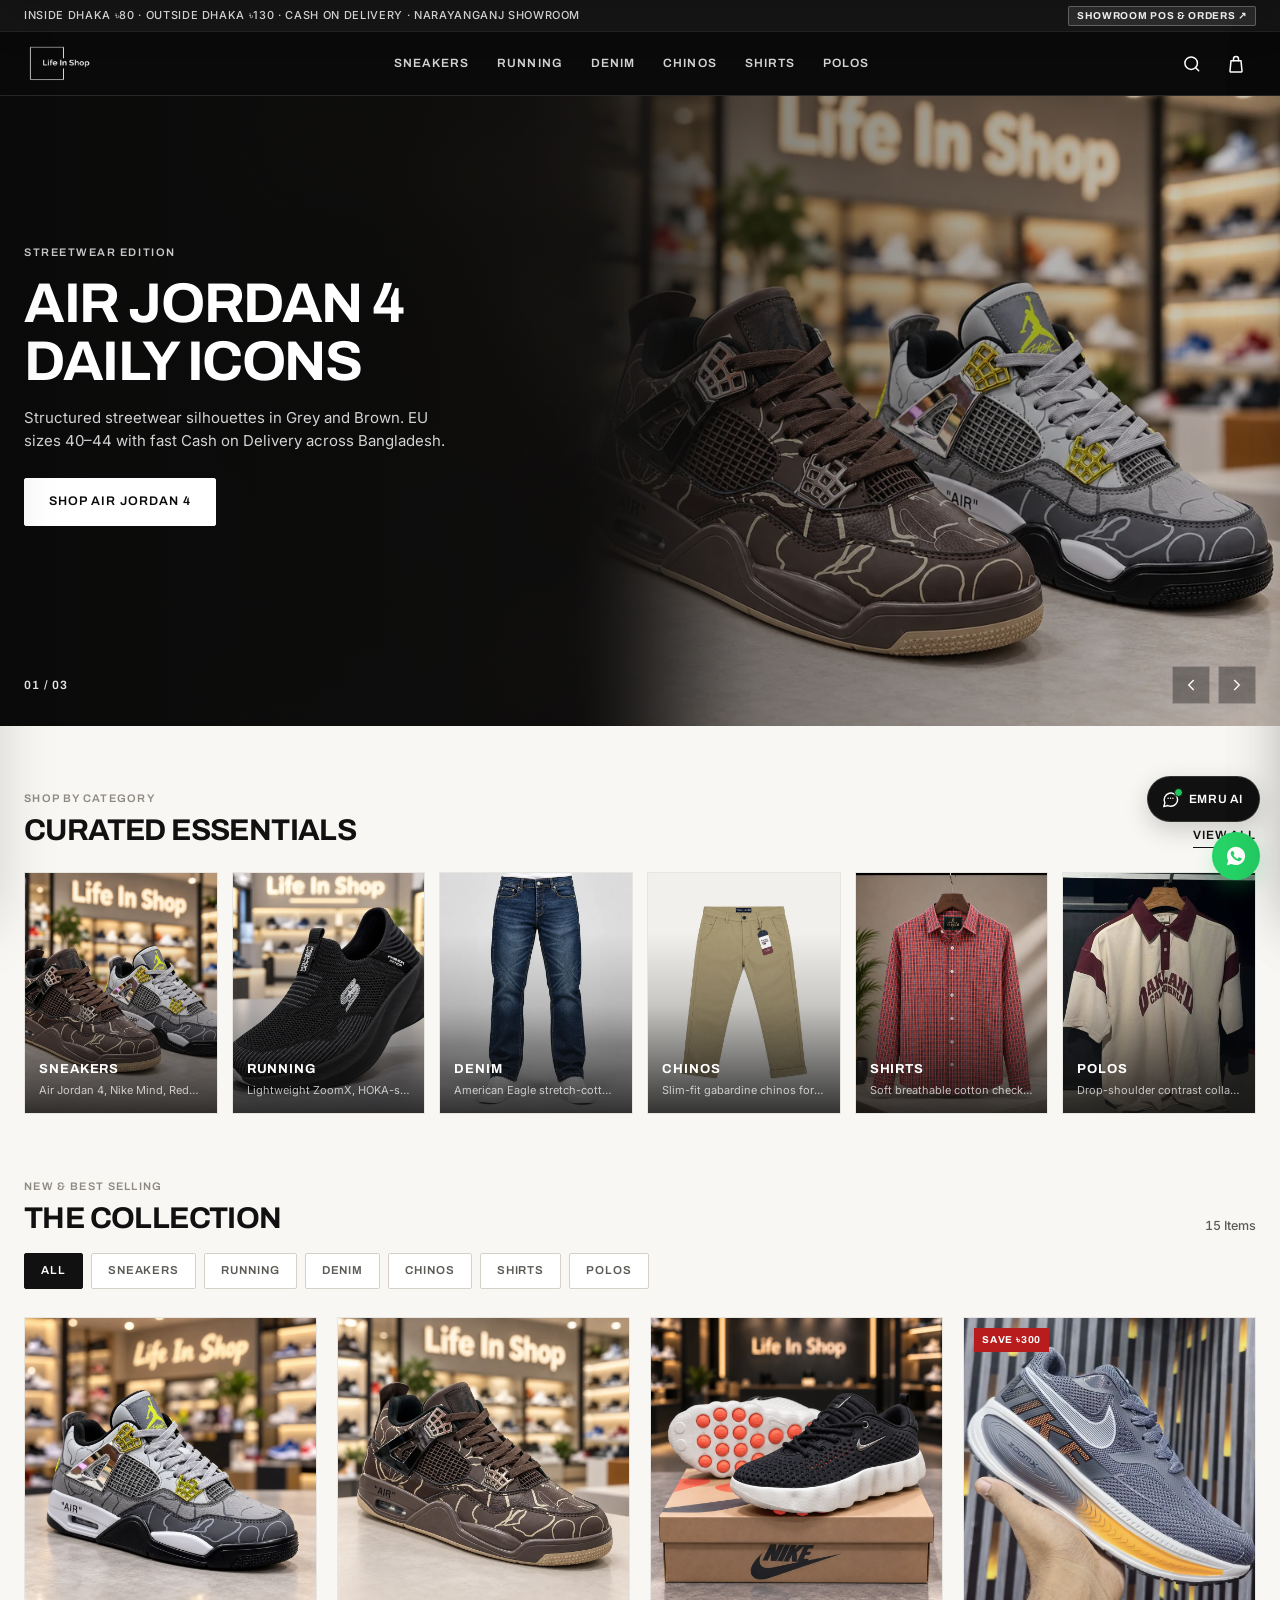
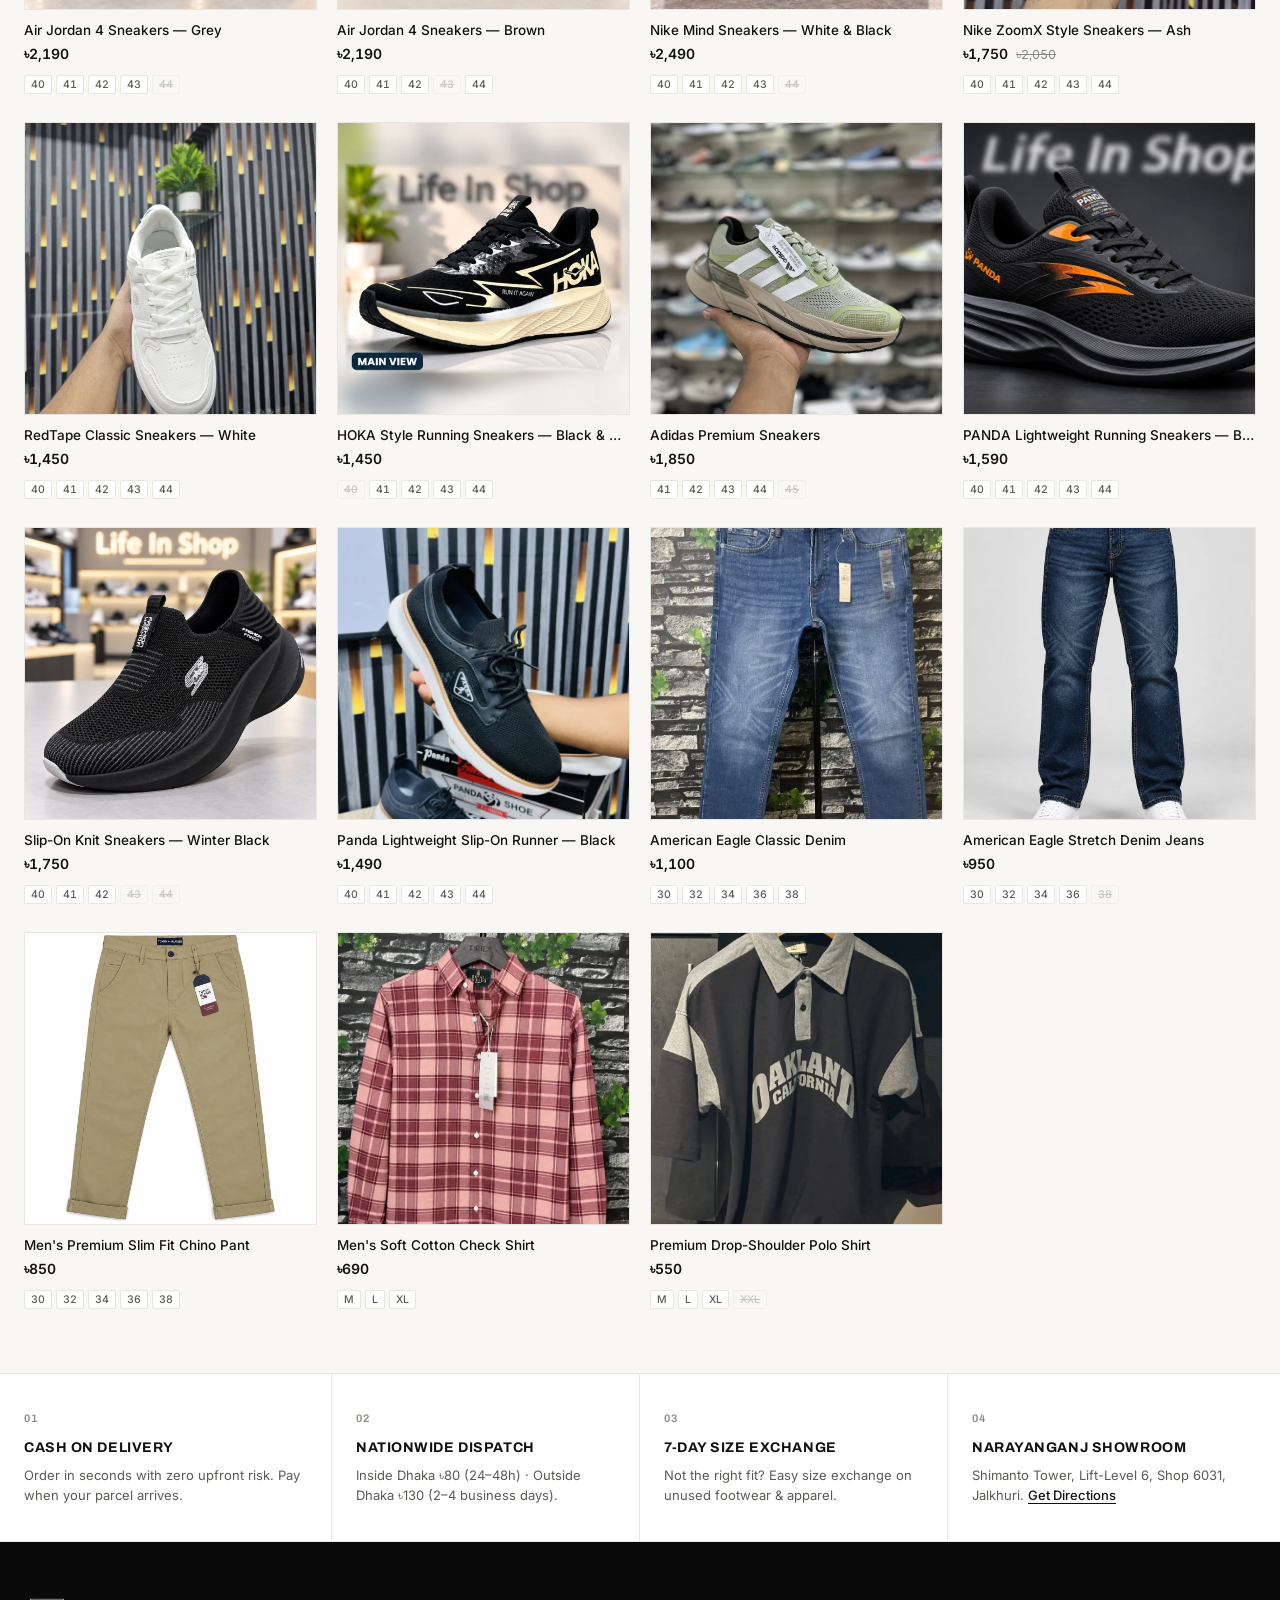
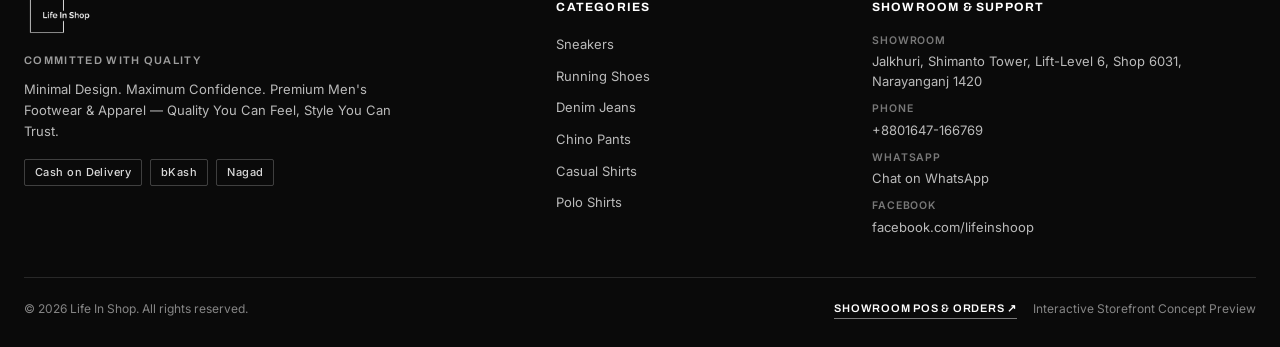
<file: index.html>
<!DOCTYPE html>
<html lang="en">
<head>
  <meta charset="UTF-8">
  <meta name="viewport" content="width=device-width, initial-scale=1.0">
  <title>Life In Shop — Premium Men's Footwear &amp; Apparel</title>
  <meta name="description" content="Minimal Design. Maximum Confidence. Premium Men's Footwear & Apparel in Bangladesh. Cash on Delivery nationwide & Narayanganj Showroom.">
  <meta name="theme-color" content="#0A0A0A">
  <link rel="icon" type="image/webp" href="assets/images/favicon.webp">
  <link rel="preconnect" href="https://fonts.googleapis.com">
  <link rel="preconnect" href="https://fonts.gstatic.com" crossorigin>
  <link href="https://fonts.googleapis.com/css2?family=Archivo:wght@600;700&family=Inter:wght@400;500;600&display=swap" rel="stylesheet">
  <link rel="stylesheet" href="styles.css">
</head>
<body data-page="home">

  <!-- Announcement Bar -->
  <div class="announcement-bar" role="region" aria-label="Store shipping notice">
    <div class="container announcement-inner">
      <span class="announcement-text">Inside Dhaka ৳80 · Outside Dhaka ৳130 · Cash on Delivery<span class="announcement-extra"> · Narayanganj Showroom</span></span>
      <a href="pos.html" class="announcement-pos-link">Showroom POS &amp; Orders ↗</a>
    </div>
  </div>

  <!-- Sticky Header -->
  <header id="site-header" class="site-header">
    <div class="container header-inner">
      <div class="header-left">
        <button type="button" id="mobile-menu-btn" class="icon-btn mobile-only" aria-label="Open menu" aria-expanded="false" aria-controls="mobile-nav-drawer">
          <svg width="22" height="22" viewBox="0 0 24 24" fill="none" stroke="currentColor" stroke-width="1.8" stroke-linecap="square" aria-hidden="true">
            <line x1="3" y1="6" x2="21" y2="6"></line>
            <line x1="3" y1="12" x2="21" y2="12"></line>
            <line x1="3" y1="18" x2="21" y2="18"></line>
          </svg>
        </button>
        <a href="index.html" class="brand-logo" aria-label="Life In Shop Home">
          <img src="assets/images/logo.webp" alt="Life In Shop" height="36" width="68">
        </a>
      </div>

      <nav class="desktop-nav" aria-label="Primary categories">
        <a href="#catalog-section" class="nav-link" data-nav-category="sneakers">Sneakers</a>
        <a href="#catalog-section" class="nav-link" data-nav-category="running">Running</a>
        <a href="#catalog-section" class="nav-link" data-nav-category="denim">Denim</a>
        <a href="#catalog-section" class="nav-link" data-nav-category="chinos">Chinos</a>
        <a href="#catalog-section" class="nav-link" data-nav-category="shirts">Shirts</a>
        <a href="#catalog-section" class="nav-link" data-nav-category="polos">Polos</a>
      </nav>

      <div class="header-actions">
        <button type="button" id="search-open-btn" class="icon-btn" aria-label="Search products" aria-controls="search-overlay">
          <svg width="20" height="20" viewBox="0 0 24 24" fill="none" stroke="currentColor" stroke-width="1.8" stroke-linecap="round" stroke-linejoin="round" aria-hidden="true">
            <circle cx="11" cy="11" r="7.5"></circle>
            <line x1="20" y1="20" x2="16.4" y2="16.4"></line>
          </svg>
        </button>
        <button type="button" id="bag-open-btn" class="icon-btn bag-btn" aria-label="Open shopping bag" aria-controls="bag-drawer">
          <svg width="20" height="20" viewBox="0 0 24 24" fill="none" stroke="currentColor" stroke-width="1.8" stroke-linecap="round" stroke-linejoin="round" aria-hidden="true">
            <path d="M6 8h12l1.2 12.5a1 1 0 0 1-1 1.1H5.8a1 1 0 0 1-1-1.1L6 8Z"></path>
            <path d="M9 8V6a3 3 0 0 1 6 0v2"></path>
          </svg>
          <span id="bag-count-badge" class="bag-badge" aria-live="polite">0</span>
        </button>
      </div>
    </div>
  </header>

  <main>
    <!-- Option A: Editorial Studio Hero Slider -->
    <section id="hero-slider" class="hero-slider" aria-label="Featured collections">
      <div id="hero-track" class="hero-track"></div>

      <div class="hero-controls">
        <div class="container hero-controls-inner">
          <span id="hero-counter" class="hero-counter">01 / 03</span>
          <div id="hero-dots" class="hero-dots" role="tablist" aria-label="Slide selector"></div>
          <div class="hero-arrows">
            <button type="button" id="hero-prev" class="hero-arrow-btn" aria-label="Previous slide">
              <svg width="18" height="18" viewBox="0 0 24 24" fill="none" stroke="currentColor" stroke-width="1.8" stroke-linecap="square" aria-hidden="true">
                <polyline points="15 18 9 12 15 6"></polyline>
              </svg>
            </button>
            <button type="button" id="hero-next" class="hero-arrow-btn" aria-label="Next slide">
              <svg width="18" height="18" viewBox="0 0 24 24" fill="none" stroke="currentColor" stroke-width="1.8" stroke-linecap="square" aria-hidden="true">
                <polyline points="9 18 15 12 9 6"></polyline>
              </svg>
            </button>
          </div>
        </div>
      </div>
    </section>

    <!-- Category Strip -->
    <section class="section section-categories" aria-labelledby="categories-heading">
      <div class="container">
        <div class="section-header">
          <div>
            <span class="section-eyebrow">Shop By Category</span>
            <h2 id="categories-heading" class="section-title">Curated Essentials</h2>
          </div>
          <a href="#catalog-section" class="text-link" data-nav-category="all">View All</a>
        </div>
        <div id="category-grid" class="category-grid"></div>
      </div>
    </section>

    <!-- Best Sellers / Filterable Catalog -->
    <section id="catalog-section" class="section section-catalog" aria-labelledby="catalog-heading">
      <div class="container">
        <div class="catalog-top">
          <div class="section-header-inline">
            <div>
              <span class="section-eyebrow">New &amp; Best Selling</span>
              <h2 id="catalog-heading" class="section-title">The Collection</h2>
            </div>
            <span id="catalog-count" class="catalog-count">14 Items</span>
          </div>
          <div id="filter-tabs" class="filter-tabs" role="tablist" aria-label="Filter products by category"></div>
        </div>

        <div id="product-grid" class="product-grid"></div>
      </div>
    </section>

    <!-- 4-Item Hairline Trust & Showroom Strip -->
    <section class="trust-strip" aria-label="Store guarantees and showroom">
      <div class="container">
        <div class="trust-grid">
          <div class="trust-item">
            <span class="trust-num">01</span>
            <h3 class="trust-title">Cash on Delivery</h3>
            <p class="trust-desc">Order in seconds with zero upfront risk. Pay when your parcel arrives.</p>
          </div>
          <div class="trust-item">
            <span class="trust-num">02</span>
            <h3 class="trust-title">Nationwide Dispatch</h3>
            <p class="trust-desc">Inside Dhaka ৳80 (24–48h) · Outside Dhaka ৳130 (2–4 business days).</p>
          </div>
          <div class="trust-item">
            <span class="trust-num">03</span>
            <h3 class="trust-title">7-Day Size Exchange</h3>
            <p class="trust-desc">Not the right fit? Easy size exchange on unused footwear &amp; apparel.</p>
          </div>
          <div class="trust-item">
            <span class="trust-num">04</span>
            <h3 class="trust-title">Narayanganj Showroom</h3>
            <p class="trust-desc">Shimanto Tower, Lift-Level 6, Shop 6031, Jalkhuri. <a href="https://maps.google.com/?q=23.65948,90.50332" target="_blank" rel="noopener" class="inline-underline">Get Directions</a></p>
          </div>
        </div>
      </div>
    </section>
  </main>

  <!-- Compact Editorial Footer -->
  <footer class="site-footer">
    <div class="container">
      <div class="footer-grid">
        <div class="footer-brand">
          <a href="index.html" class="brand-logo" aria-label="Life In Shop Home">
            <img src="assets/images/logo.webp" alt="Life In Shop" height="38" width="72">
          </a>
          <p class="footer-tagline">Committed With Quality</p>
          <p class="footer-about">Minimal Design. Maximum Confidence. Premium Men's Footwear &amp; Apparel — Quality You Can Feel, Style You Can Trust.</p>
          <div class="footer-payments" aria-label="Accepted payment methods">
            <span class="payment-pill">Cash on Delivery</span>
            <span class="payment-pill">bKash</span>
            <span class="payment-pill">Nagad</span>
          </div>
        </div>

        <div class="footer-col">
          <h3 class="footer-heading">Categories</h3>
          <ul class="footer-links">
            <li><a href="#catalog-section" data-nav-category="sneakers">Sneakers</a></li>
            <li><a href="#catalog-section" data-nav-category="running">Running Shoes</a></li>
            <li><a href="#catalog-section" data-nav-category="denim">Denim Jeans</a></li>
            <li><a href="#catalog-section" data-nav-category="chinos">Chino Pants</a></li>
            <li><a href="#catalog-section" data-nav-category="shirts">Casual Shirts</a></li>
            <li><a href="#catalog-section" data-nav-category="polos">Polo Shirts</a></li>
          </ul>
        </div>

        <div class="footer-col">
          <h3 class="footer-heading">Showroom &amp; Support</h3>
          <ul class="footer-contact-list">
            <li>
              <span class="contact-label">Showroom</span>
              <a href="https://maps.google.com/?q=23.65948,90.50332" target="_blank" rel="noopener">Jalkhuri, Shimanto Tower, Lift-Level 6, Shop 6031, Narayanganj 1420</a>
            </li>
            <li>
              <span class="contact-label">Phone</span>
              <a href="tel:+8801647166769">+8801647-166769</a>
            </li>
            <li>
              <span class="contact-label">WhatsApp</span>
              <a href="https://wa.me/8801647166769" target="_blank" rel="noopener">Chat on WhatsApp</a>
            </li>
            <li>
              <span class="contact-label">Facebook</span>
              <a href="https://www.facebook.com/lifeinshoop" target="_blank" rel="noopener">facebook.com/lifeinshoop</a>
            </li>
          </ul>
        </div>
      </div>

      <div class="footer-bottom">
        <p>&copy; 2026 Life In Shop. All rights reserved.</p>
        <div class="footer-bottom-right">
          <a href="pos.html" class="footer-pos-link">Showroom POS &amp; Orders ↗</a>
          <p class="footer-demo-note">Interactive Storefront Concept Preview</p>
        </div>
      </div>
    </div>
  </footer>

  <!-- Shared Backdrop -->
  <div id="drawer-backdrop" class="drawer-backdrop" aria-hidden="true"></div>

  <!-- Mobile Navigation Drawer -->
  <aside id="mobile-nav-drawer" class="drawer drawer-left" aria-label="Mobile navigation" aria-hidden="true">
    <div class="drawer-header">
      <img src="assets/images/logo.webp" alt="Life In Shop" class="drawer-logo-dark" height="32" width="60">
      <button type="button" id="mobile-nav-close" class="icon-btn" aria-label="Close navigation menu">
        <svg width="20" height="20" viewBox="0 0 24 24" fill="none" stroke="currentColor" stroke-width="1.8" stroke-linecap="square" aria-hidden="true">
          <line x1="18" y1="6" x2="6" y2="18"></line>
          <line x1="6" y1="6" x2="18" y2="18"></line>
        </svg>
      </button>
    </div>
    <div class="drawer-body mobile-nav-body">
      <nav class="mobile-nav-links" aria-label="Mobile categories">
        <a href="#catalog-section" class="mobile-nav-link" data-nav-category="all">All Collection</a>
        <a href="#catalog-section" class="mobile-nav-link" data-nav-category="sneakers">Sneakers</a>
        <a href="#catalog-section" class="mobile-nav-link" data-nav-category="running">Running Shoes</a>
        <a href="#catalog-section" class="mobile-nav-link" data-nav-category="denim">Denim Jeans</a>
        <a href="#catalog-section" class="mobile-nav-link" data-nav-category="chinos">Chino Pants</a>
        <a href="#catalog-section" class="mobile-nav-link" data-nav-category="shirts">Casual Shirts</a>
        <a href="#catalog-section" class="mobile-nav-link" data-nav-category="polos">Polo Shirts</a>
      </nav>
      <div class="mobile-nav-meta">
        <p class="mobile-nav-meta-title">Narayanganj Showroom</p>
        <p class="mobile-nav-meta-text">Jalkhuri, Shimanto Tower, Level 6, Shop 6031</p>
        <div class="mobile-nav-meta-actions">
          <a href="pos.html" class="meta-action-link meta-action-pos">Showroom POS &amp; Orders ↗</a>
          <a href="tel:+8801647166769" class="meta-action-link">Call +8801647-166769</a>
          <a href="https://wa.me/8801647166769" target="_blank" rel="noopener" class="meta-action-link">WhatsApp Support</a>
        </div>
      </div>
    </div>
  </aside>

  <!-- Search Overlay -->
  <div id="search-overlay" class="search-overlay" role="dialog" aria-modal="true" aria-label="Search store" aria-hidden="true">
    <div class="search-panel">
      <div class="search-bar-wrap">
        <svg class="search-bar-icon" width="18" height="18" viewBox="0 0 24 24" fill="none" stroke="currentColor" stroke-width="1.8" stroke-linecap="round" stroke-linejoin="round" aria-hidden="true">
          <circle cx="11" cy="11" r="7.5"></circle>
          <line x1="20" y1="20" x2="16.4" y2="16.4"></line>
        </svg>
        <input type="search" id="search-input" class="search-input" placeholder="Search sneakers, denim, Jordan, HOKA, shirts..." autocomplete="off">
        <button type="button" id="search-close-btn" class="icon-btn icon-btn-dark" aria-label="Close search">
          <svg width="20" height="20" viewBox="0 0 24 24" fill="none" stroke="currentColor" stroke-width="1.8" stroke-linecap="square" aria-hidden="true">
            <line x1="18" y1="6" x2="6" y2="18"></line>
            <line x1="6" y1="6" x2="18" y2="18"></line>
          </svg>
        </button>
      </div>
      <div id="search-results" class="search-results"></div>
    </div>
  </div>

  <!-- Shopping Bag Drawer -->
  <aside id="bag-drawer" class="drawer drawer-right" aria-label="Shopping bag" aria-hidden="true">
    <div class="drawer-header">
      <h2 class="drawer-title">Shopping Bag</h2>
      <button type="button" id="bag-close-btn" class="icon-btn icon-btn-dark" aria-label="Close shopping bag">
        <svg width="20" height="20" viewBox="0 0 24 24" fill="none" stroke="currentColor" stroke-width="1.8" stroke-linecap="square" aria-hidden="true">
          <line x1="18" y1="6" x2="6" y2="18"></line>
          <line x1="6" y1="6" x2="18" y2="18"></line>
        </svg>
      </button>
    </div>

    <div class="drawer-body">
      <div id="bag-empty-state" class="bag-empty-state">
        <p class="bag-empty-title">Your bag is empty</p>
        <p class="bag-empty-sub">Explore sneakers, denim, and essentials with fast nationwide COD.</p>
      </div>
      <div id="bag-items" class="bag-items"></div>
    </div>

    <div id="bag-footer" class="drawer-footer">
      <div class="bag-subtotal-row">
        <span>Subtotal</span>
        <strong id="bag-subtotal" class="tabular-price">৳0</strong>
      </div>
      <p class="bag-shipping-note">Delivery calculated at checkout (Inside Dhaka ৳80 / Outside ৳130)</p>
      <button type="button" id="bag-checkout-btn" class="btn btn-primary btn-full">Proceed to COD Checkout</button>
    </div>
  </aside>

  <!-- Instant 4-Field BD COD Checkout Drawer -->
  <aside id="checkout-drawer" class="drawer drawer-right drawer-checkout" aria-label="Express COD checkout" aria-hidden="true">
    <div class="drawer-header">
      <div>
        <h2 class="drawer-title">Express Checkout</h2>
        <p class="drawer-subtitle">Cash on Delivery · No account needed</p>
      </div>
      <button type="button" id="checkout-close-btn" class="icon-btn icon-btn-dark" aria-label="Close checkout">
        <svg width="20" height="20" viewBox="0 0 24 24" fill="none" stroke="currentColor" stroke-width="1.8" stroke-linecap="square" aria-hidden="true">
          <line x1="18" y1="6" x2="6" y2="18"></line>
          <line x1="6" y1="6" x2="18" y2="18"></line>
        </svg>
      </button>
    </div>

    <div class="drawer-body checkout-body">
      <form id="checkout-form" class="checkout-form" novalidate>
        <div id="checkout-summary-items" class="checkout-summary-items"></div>

        <div class="form-group">
          <label for="co-name" class="form-label">Full Name <span class="req">*</span></label>
          <input type="text" id="co-name" class="form-input" placeholder="e.g. Tanvir Ahmed" autocomplete="name" required>
        </div>

        <div class="form-group">
          <label for="co-phone" class="form-label">Mobile Number (11 digits) <span class="req">*</span></label>
          <input type="tel" id="co-phone" class="form-input" inputmode="numeric" maxlength="11" placeholder="01XXXXXXXXX" autocomplete="tel" required>
        </div>

        <div class="form-group">
          <span class="form-label">Delivery Zone <span class="req">*</span></span>
          <div class="radio-grid">
            <label class="radio-card">
              <input type="radio" name="co-zone" value="inside" checked>
              <span class="radio-card-box">
                <span class="radio-card-title">Inside Dhaka</span>
                <span class="radio-card-price tabular-price">৳80</span>
              </span>
            </label>
            <label class="radio-card">
              <input type="radio" name="co-zone" value="outside">
              <span class="radio-card-box">
                <span class="radio-card-title">Outside Dhaka</span>
                <span class="radio-card-price tabular-price">৳130</span>
              </span>
            </label>
          </div>
        </div>

        <div class="form-group">
          <label for="co-address" class="form-label">Full Delivery Address <span class="req">*</span></label>
          <textarea id="co-address" class="form-input form-textarea" rows="2" placeholder="House, Road, Area / Thana, District" autocomplete="street-address" required></textarea>
        </div>

        <div class="form-group">
          <label for="co-note" class="form-label">Delivery Note <span class="label-opt">(Optional)</span></label>
          <input type="text" id="co-note" class="form-input" placeholder="e.g. Call before delivery or leave with guard">
        </div>

        <div class="form-group">
          <span class="form-label">Payment Method</span>
          <div class="radio-grid">
            <label class="radio-card">
              <input type="radio" name="co-payment" value="cod" checked>
              <span class="radio-card-box">
                <span class="radio-card-title">Cash on Delivery</span>
                <span class="radio-card-sub">Pay at doorstep</span>
              </span>
            </label>
            <label class="radio-card">
              <input type="radio" name="co-payment" value="bkash">
              <span class="radio-card-box">
                <span class="radio-card-title">bKash / Nagad</span>
                <span class="radio-card-sub">Instant MFS</span>
              </span>
            </label>
          </div>
          <div id="co-bkash-note" class="bkash-note" hidden>
            Demo Preview: In the live Laravel store, bKash/Nagad payment instructions or gateway checkout appear immediately here. You can still submit this demo order now.
          </div>
        </div>

        <div class="checkout-totals">
          <div class="total-line">
            <span>Subtotal</span>
            <span id="co-subtotal" class="tabular-price">৳0</span>
          </div>
          <div class="total-line">
            <span>Delivery Charge</span>
            <span id="co-shipping" class="tabular-price">৳80</span>
          </div>
          <div class="total-line total-grand">
            <span>Total Payable</span>
            <strong id="co-total" class="tabular-price">৳80</strong>
          </div>
        </div>

        <p id="co-error" class="form-error" role="alert" hidden></p>

        <button type="submit" id="co-submit-btn" class="btn btn-primary btn-full">Confirm Order — Cash on Delivery</button>
      </form>

      <!-- Order Success View -->
      <div id="checkout-success" class="checkout-success" hidden>
        <div class="success-icon" aria-hidden="true">
          <svg width="26" height="26" viewBox="0 0 24 24" fill="none" stroke="currentColor" stroke-width="2" stroke-linecap="square">
            <polyline points="20 6 9 17 4 12"></polyline>
          </svg>
        </div>
        <span class="success-eyebrow">Demo Order Confirmed</span>
        <h3 class="success-title">Thank you for your order</h3>
        <p class="success-id">Order ID: <strong id="co-order-id" class="tabular-price">#LIS-0000</strong></p>
        <div id="co-order-summary" class="success-summary"></div>
        <div class="success-actions">
          <a href="https://wa.me/8801647166769" id="co-wa-confirm" target="_blank" rel="noopener" class="btn btn-whatsapp btn-full">Send Order to WhatsApp</a>
          <button type="button" id="co-continue-btn" class="btn btn-secondary btn-full">Continue Shopping</button>
        </div>
      </div>
    </div>
  </aside>

  <!-- Floating Dock: Monochrome AI Shopping Assistant (replaces sticky cart) + WhatsApp -->
  <div id="floating-dock" class="floating-dock" aria-label="Quick assistance">
    <button type="button" id="ai-chat-trigger" class="ai-trigger-btn" aria-label="Open Emru AI Shopping Assistant" aria-expanded="false" aria-controls="ai-chat-panel">
      <span class="ai-trigger-icon-wrap" aria-hidden="true">
        <svg width="19" height="19" viewBox="0 0 24 24" fill="none" stroke="currentColor" stroke-width="1.8" stroke-linecap="round" stroke-linejoin="round">
          <path d="M21 12a8.5 8.5 0 0 1-8.5 8.5c-1.4 0-2.7-.3-3.9-.9L3.5 21l1.4-4.9A8.5 8.5 0 1 1 21 12Z"></path>
          <path d="M9 10.5h.01"></path>
          <path d="M12 10.5h.01"></path>
          <path d="M15 10.5h.01"></path>
        </svg>
        <span class="online-dot"></span>
      </span>
      <span class="ai-trigger-label">Emru AI</span>
    </button>

    <a href="https://wa.me/8801647166769" id="wa-float-link" class="wa-float-btn" target="_blank" rel="noopener" aria-label="Chat with Life In Shop on WhatsApp">
      <svg width="22" height="22" viewBox="0 0 24 24" fill="currentColor" aria-hidden="true">
        <path d="M12.04 2C6.58 2 2.13 6.45 2.13 11.91c0 1.75.46 3.45 1.32 4.95L2 22l5.28-1.38a9.87 9.87 0 0 0 4.76 1.21h.01c5.46 0 9.91-4.45 9.91-9.91 0-2.65-1.03-5.14-2.9-7.01A9.85 9.85 0 0 0 12.04 2Zm5.78 14.07c-.24.68-1.41 1.3-1.95 1.38-.5.08-1.13.11-1.83-.11-.42-.13-.96-.31-1.66-.61-2.92-1.26-4.82-4.2-4.97-4.4-.14-.2-1.18-1.57-1.18-3 0-1.43.75-2.13 1.02-2.42.27-.29.59-.36.79-.36h.57c.18 0 .43-.07.67.51.24.59.84 2.04.91 2.19.08.15.13.32.02.52-.1.2-.15.32-.3.49-.15.17-.31.38-.44.51-.15.15-.3.31-.13.6.17.3.76 1.26 1.64 2.04 1.13 1.01 2.08 1.32 2.38 1.47.3.15.47.12.64-.08.18-.2.74-.86.94-1.16.2-.3.4-.25.67-.15.27.1 1.73.82 2.03.97.3.15.49.22.56.34.08.13.08.73-.17 1.41Z"></path>
      </svg>
    </a>
  </div>

  <!-- Interactive AI Shopping Assistant Panel -->
  <section id="ai-chat-panel" class="ai-chat-panel" role="dialog" aria-label="Emru AI Assistant" aria-hidden="true">
    <div class="ai-chat-header">
      <div class="ai-chat-identity">
        <span class="online-dot"></span>
        <div>
          <h2 class="ai-chat-title">Emru AI</h2>
          <p class="ai-chat-sub">Demo Mode · Instant Sizing &amp; Order Help</p>
        </div>
      </div>
      <button type="button" id="ai-chat-close" class="icon-btn" aria-label="Close Emru AI">
        <svg width="18" height="18" viewBox="0 0 24 24" fill="none" stroke="currentColor" stroke-width="1.8" stroke-linecap="square" aria-hidden="true">
          <line x1="18" y1="6" x2="6" y2="18"></line>
          <line x1="6" y1="6" x2="18" y2="18"></line>
        </svg>
      </button>
    </div>

    <div id="ai-chat-messages" class="ai-chat-messages" aria-live="polite"></div>

    <div id="ai-chat-chips" class="ai-chat-chips" aria-label="Quick suggestions"></div>

    <form id="ai-chat-form" class="ai-chat-form">
      <input type="text" id="ai-chat-input" class="ai-chat-input" placeholder="Ask about size, delivery, price..." autocomplete="off">
      <button type="submit" class="ai-chat-send" aria-label="Send message">
        <svg width="16" height="16" viewBox="0 0 24 24" fill="none" stroke="currentColor" stroke-width="2" stroke-linecap="square" aria-hidden="true">
          <line x1="22" y1="2" x2="11" y2="13"></line>
          <polygon points="22 2 15 22 11 13 2 9 22 2"></polygon>
        </svg>
      </button>
    </form>
  </section>

  <script src="data/catalog.js" defer></script>
  <script src="data/store.js" defer></script>
  <script src="app.js" defer></script>
</body>
</html>
</file>
<file: styles.css>
/* ==========================================================================
   Life In Shop — Editorial Menswear Storefront
   Design System: Warm Alabaster × Deep Obsidian Monochrome (Zero AI Slop)
   Fonts: Archivo (600, 700) + Inter (400, 500, 600)
   ========================================================================== */

:root {
  --bg-page: #F8F7F4;
  --bg-surface: #FFFFFF;
  --bg-subtle: #F1EFEA;
  --bg-dark: #0A0A0A;
  --bg-announcement: #161616;

  --ink-primary: #111111;
  --ink-hover: #262626;
  --ink-secondary: #5C5A55;
  --ink-muted: #8E8A82;
  --ink-on-dark: #FFFFFF;
  --ink-on-dark-muted: rgba(255, 255, 255, 0.72);

  --border-hairline: #E8E6E1;
  --border-strong: #D4D1C9;
  --border-dark-subtle: rgba(255, 255, 255, 0.12);

  --accent-crimson: #B91C1C;
  --accent-stock: #15803D;
  --accent-wa: #25D366;
  --accent-online: #22C55E;

  --font-display: 'Archivo', -apple-system, BlinkMacSystemFont, 'Segoe UI', sans-serif;
  --font-body: 'Inter', -apple-system, BlinkMacSystemFont, 'Segoe UI', sans-serif;

  --header-h: 64px;
  --container-max: 1320px;
  --ease-editorial: cubic-bezier(0.22, 1, 0.36, 1);
}

/* ---------- Reset & Base ---------- */
*, *::before, *::after {
  box-sizing: border-box;
  margin: 0;
  padding: 0;
}

html {
  scroll-behavior: smooth;
  -webkit-text-size-adjust: 100%;
  overflow-x: clip;
}

body {
  background-color: var(--bg-page);
  color: var(--ink-primary);
  font-family: var(--font-body);
  font-size: 14px;
  line-height: 1.55;
  -webkit-font-smoothing: antialiased;
  -moz-osx-font-smoothing: grayscale;
  overflow-x: clip;
}

body.scroll-locked {
  overflow: hidden;
}

img {
  display: block;
  max-width: 100%;
}

a {
  color: inherit;
  text-decoration: none;
}

button, input, textarea {
  font: inherit;
  color: inherit;
}

button {
  cursor: pointer;
  background: none;
  border: none;
}

button:focus-visible,
a:focus-visible,
input:focus-visible,
textarea:focus-visible {
  outline: 2px solid var(--ink-primary);
  outline-offset: 2px;
}

.site-header button:focus-visible,
.site-header a:focus-visible,
.site-footer a:focus-visible {
  outline-color: #FFFFFF;
}

[hidden] {
  display: none !important;
}

.container {
  width: 100%;
  max-width: var(--container-max);
  margin: 0 auto;
  padding: 0 24px;
}

.tabular-price {
  font-variant-numeric: tabular-nums;
}

/* ---------- Buttons ---------- */
.btn {
  display: inline-flex;
  align-items: center;
  justify-content: center;
  gap: 8px;
  height: 48px;
  padding: 0 24px;
  font-family: var(--font-display);
  font-size: 12.5px;
  font-weight: 600;
  letter-spacing: 0.08em;
  text-transform: uppercase;
  border-radius: 2px;
  transition: background-color 0.2s ease, color 0.2s ease, border-color 0.2s ease, opacity 0.2s ease;
  white-space: nowrap;
}

.btn-lg {
  height: 52px;
  font-size: 13px;
}

.btn-full {
  width: 100%;
}

.btn-primary {
  background-color: var(--ink-primary);
  color: #FFFFFF;
  border: 1px solid var(--ink-primary);
}

.btn-primary:hover {
  background-color: var(--ink-hover);
  border-color: var(--ink-hover);
}

.btn-secondary {
  background-color: transparent;
  color: var(--ink-primary);
  border: 1.5px solid var(--ink-primary);
}

.btn-secondary:hover {
  background-color: var(--ink-primary);
  color: #FFFFFF;
}

.btn-light {
  background-color: #FFFFFF;
  color: var(--bg-dark);
  border: 1px solid #FFFFFF;
}

.btn-light:hover {
  background-color: #EBEAE6;
  border-color: #EBEAE6;
}

.btn-whatsapp {
  background-color: var(--accent-wa);
  color: #FFFFFF;
  border: 1px solid var(--accent-wa);
}

.btn-whatsapp:hover {
  background-color: #1EBE5A;
  border-color: #1EBE5A;
}

.icon-btn {
  display: inline-flex;
  align-items: center;
  justify-content: center;
  width: 40px;
  height: 40px;
  color: #FFFFFF;
  border-radius: 2px;
  transition: background-color 0.18s ease, opacity 0.18s ease;
}

.icon-btn:hover {
  background-color: rgba(255, 255, 255, 0.1);
}

.icon-btn-dark {
  color: var(--ink-primary);
}

.icon-btn-dark:hover {
  background-color: var(--bg-subtle);
}

/* ---------- Announcement Bar ---------- */
.announcement-bar {
  background-color: var(--bg-announcement);
  color: rgba(255, 255, 255, 0.88);
  height: 32px;
  display: flex;
  align-items: center;
  border-bottom: 1px solid rgba(255, 255, 255, 0.06);
}

.announcement-inner {
  min-width: 0;
  display: flex;
  align-items: center;
  justify-content: space-between;
  gap: 12px;
  font-size: 11px;
  font-weight: 500;
  letter-spacing: 0.06em;
  text-transform: uppercase;
}

.announcement-text {
  min-width: 0;
  white-space: nowrap;
  overflow: hidden;
  text-overflow: ellipsis;
}

.announcement-pos-link {
  flex-shrink: 0;
  display: inline-flex;
  align-items: center;
  gap: 4px;
  font-family: var(--font-display);
  font-size: 10px;
  font-weight: 700;
  letter-spacing: 0.07em;
  text-transform: uppercase;
  color: #FFFFFF;
  background-color: rgba(255, 255, 255, 0.1);
  border: 1px solid rgba(255, 255, 255, 0.28);
  border-radius: 2px;
  padding: 2px 8px;
  line-height: 1.4;
  transition: background-color 0.16s ease, border-color 0.16s ease;
}

.announcement-pos-link:hover {
  background-color: #FFFFFF;
  border-color: #FFFFFF;
  color: var(--bg-dark);
}

/* ---------- Sticky Header ---------- */
.site-header {
  position: sticky;
  top: 0;
  z-index: 30;
  height: var(--header-h);
  background-color: var(--bg-dark);
  border-bottom: 1px solid var(--border-dark-subtle);
}

.header-inner {
  height: 100%;
  display: flex;
  align-items: center;
  justify-content: space-between;
  gap: 20px;
}

.header-left {
  display: flex;
  align-items: center;
  gap: 8px;
}

.brand-logo {
  display: inline-flex;
  align-items: center;
}

.brand-logo img {
  height: 36px;
  width: auto;
  object-fit: contain;
}

.desktop-nav {
  display: flex;
  align-items: center;
  gap: 28px;
}

.nav-link {
  position: relative;
  font-family: var(--font-display);
  font-size: 12px;
  font-weight: 600;
  letter-spacing: 0.09em;
  text-transform: uppercase;
  color: rgba(255, 255, 255, 0.82);
  padding: 6px 0;
  transition: color 0.18s ease;
}

.nav-link::after {
  content: '';
  position: absolute;
  left: 0;
  right: 0;
  bottom: 0;
  height: 1.5px;
  background-color: #FFFFFF;
  transform: scaleX(0);
  transform-origin: left;
  transition: transform 0.24s var(--ease-editorial);
}

.nav-link:hover,
.nav-link.is-active {
  color: #FFFFFF;
}

.nav-link:hover::after,
.nav-link.is-active::after {
  transform: scaleX(1);
}

.header-actions {
  display: flex;
  align-items: center;
  gap: 4px;
}

.bag-btn {
  position: relative;
}

.bag-badge {
  position: absolute;
  top: 4px;
  right: 3px;
  min-width: 17px;
  height: 17px;
  padding: 0 4px;
  border-radius: 9999px;
  background-color: #FFFFFF;
  color: var(--bg-dark);
  font-size: 10px;
  font-weight: 700;
  font-variant-numeric: tabular-nums;
  display: inline-flex;
  align-items: center;
  justify-content: center;
  line-height: 1;
}

.bag-badge.is-empty {
  opacity: 0;
  pointer-events: none;
}

.mobile-only {
  display: none;
}

/* ---------- Editorial Studio Hero Slider ---------- */
.hero-slider {
  position: relative;
  width: 100%;
  height: clamp(540px, 70vh, 680px);
  background-color: #0D0D0D;
  overflow: hidden;
}

.hero-track {
  display: flex;
  width: 100%;
  height: 100%;
  transition: transform 0.6s var(--ease-editorial);
  will-change: transform;
}

.hero-slide {
  position: relative;
  flex: 0 0 100%;
  width: 100%;
  height: 100%;
  overflow: hidden;
  background-color: #0D0D0D;
}

.hero-slide-img {
  position: absolute;
  inset: 0;
  width: 100%;
  height: 100%;
  object-fit: cover;
  object-position: center 45%;
}

.hero-slide-scrim {
  position: absolute;
  inset: 0;
  background: linear-gradient(
    90deg,
    rgba(10, 10, 10, 0.88) 0%,
    rgba(10, 10, 10, 0.62) 45%,
    rgba(10, 10, 10, 0.16) 100%
  );
}

.hero-slide-content {
  position: relative;
  z-index: 2;
  height: 100%;
  display: flex;
  flex-direction: column;
  justify-content: center;
  padding-bottom: 56px;
}

.hero-copy {
  max-width: 540px;
  color: #FFFFFF;
}

.hero-eyebrow {
  display: inline-block;
  font-family: var(--font-display);
  font-size: 11px;
  font-weight: 600;
  letter-spacing: 0.14em;
  text-transform: uppercase;
  color: rgba(255, 255, 255, 0.78);
  margin-bottom: 14px;
}

.hero-title {
  font-family: var(--font-display);
  font-size: clamp(32px, 4.4vw, 56px);
  font-weight: 700;
  line-height: 1.04;
  letter-spacing: -0.025em;
  text-transform: uppercase;
  color: #FFFFFF;
  margin-bottom: 14px;
}

.hero-subtitle {
  font-size: 15px;
  line-height: 1.55;
  color: rgba(255, 255, 255, 0.82);
  max-width: 440px;
  margin-bottom: 26px;
}

.hero-cta-row {
  display: flex;
  align-items: center;
  gap: 14px;
  flex-wrap: wrap;
}

.hero-controls {
  position: absolute;
  left: 0;
  right: 0;
  bottom: 22px;
  z-index: 5;
  pointer-events: none;
}

.hero-controls-inner {
  display: flex;
  align-items: center;
  justify-content: space-between;
  gap: 16px;
}

.hero-counter {
  font-family: var(--font-display);
  font-size: 12px;
  font-weight: 600;
  letter-spacing: 0.1em;
  color: rgba(255, 255, 255, 0.9);
  font-variant-numeric: tabular-nums;
}

.hero-dots {
  display: flex;
  align-items: center;
  gap: 8px;
  pointer-events: auto;
}

.hero-dot {
  width: 28px;
  height: 2px;
  background-color: rgba(255, 255, 255, 0.32);
  padding: 8px 0;
  background-clip: content-box;
  transition: background-color 0.2s ease, width 0.2s ease;
}

.hero-dot.is-active {
  width: 40px;
  background-color: #FFFFFF;
}

.hero-arrows {
  display: flex;
  align-items: center;
  gap: 8px;
  pointer-events: auto;
}

.hero-arrow-btn {
  width: 38px;
  height: 38px;
  display: inline-flex;
  align-items: center;
  justify-content: center;
  color: #FFFFFF;
  border: 1px solid rgba(255, 255, 255, 0.24);
  background-color: rgba(10, 10, 10, 0.35);
  transition: background-color 0.18s ease, border-color 0.18s ease;
}

.hero-arrow-btn:hover {
  background-color: rgba(255, 255, 255, 0.16);
  border-color: rgba(255, 255, 255, 0.55);
}

/* ---------- Sections & Shared Headings ---------- */
.section {
  padding: 64px 0;
}

.section-categories {
  padding-bottom: 32px;
}

.section-catalog {
  padding-top: 32px;
}

.section-header {
  display: flex;
  align-items: flex-end;
  justify-content: space-between;
  gap: 16px;
  margin-bottom: 24px;
}

.section-header-inline {
  display: flex;
  align-items: flex-end;
  justify-content: space-between;
  gap: 16px;
  margin-bottom: 18px;
}

.section-eyebrow {
  display: block;
  font-family: var(--font-display);
  font-size: 11px;
  font-weight: 600;
  letter-spacing: 0.12em;
  text-transform: uppercase;
  color: var(--ink-muted);
  margin-bottom: 6px;
}

.section-title {
  font-family: var(--font-display);
  font-size: clamp(22px, 2.4vw, 30px);
  font-weight: 700;
  letter-spacing: -0.02em;
  line-height: 1.15;
  text-transform: uppercase;
  color: var(--ink-primary);
}

.text-link {
  font-family: var(--font-display);
  font-size: 12px;
  font-weight: 600;
  letter-spacing: 0.08em;
  text-transform: uppercase;
  color: var(--ink-primary);
  border-bottom: 1px solid var(--ink-primary);
  padding-bottom: 2px;
  transition: opacity 0.18s ease;
}

.text-link:hover {
  opacity: 0.65;
}

/* ---------- Category Grid (6 Clean 4:5 Portrait Cards) ---------- */
.category-grid {
  display: grid;
  grid-template-columns: repeat(6, minmax(0, 1fr));
  gap: 14px;
}

.category-card {
  position: relative;
  display: block;
  min-width: 0;
  aspect-ratio: 4 / 5;
  overflow: hidden;
  background-color: #141414;
  border: 1px solid var(--border-hairline);
  text-align: left;
}

.category-card-img {
  width: 100%;
  height: 100%;
  object-fit: cover;
  transition: transform 0.55s var(--ease-editorial);
}

.category-card:hover .category-card-img {
  transform: scale(1.05);
}

.category-card-overlay {
  position: absolute;
  inset: 0;
  background: linear-gradient(to top, rgba(10, 10, 10, 0.82) 0%, rgba(10, 10, 10, 0.18) 45%, rgba(10, 10, 10, 0) 75%);
  display: flex;
  flex-direction: column;
  justify-content: flex-end;
  padding: 14px;
}

.category-card-name {
  font-family: var(--font-display);
  font-size: 13px;
  font-weight: 700;
  letter-spacing: 0.07em;
  text-transform: uppercase;
  color: #FFFFFF;
}

.category-card-desc {
  font-size: 11px;
  color: rgba(255, 255, 255, 0.72);
  margin-top: 2px;
  white-space: nowrap;
  overflow: hidden;
  text-overflow: ellipsis;
}

/* ---------- Catalog Filter Tabs ---------- */
.catalog-top {
  margin-bottom: 24px;
}

.catalog-count {
  font-size: 12.5px;
  font-weight: 500;
  color: var(--ink-secondary);
  font-variant-numeric: tabular-nums;
}

.filter-tabs {
  display: flex;
  align-items: center;
  gap: 8px;
  overflow-x: auto;
  padding-bottom: 4px;
  scrollbar-width: none;
}

.filter-tabs::-webkit-scrollbar {
  display: none;
}

.filter-tab {
  flex-shrink: 0;
  height: 36px;
  padding: 0 16px;
  font-family: var(--font-display);
  font-size: 11.5px;
  font-weight: 600;
  letter-spacing: 0.08em;
  text-transform: uppercase;
  color: var(--ink-secondary);
  background-color: var(--bg-surface);
  border: 1px solid var(--border-strong);
  border-radius: 2px;
  transition: background-color 0.18s ease, color 0.18s ease, border-color 0.18s ease;
}

.filter-tab:hover {
  border-color: var(--ink-primary);
  color: var(--ink-primary);
}

.filter-tab.is-active {
  background-color: var(--ink-primary);
  border-color: var(--ink-primary);
  color: #FFFFFF;
}

/* ---------- Product Grid & Minimalist Cards ---------- */
.product-grid {
  display: grid;
  grid-template-columns: repeat(4, minmax(0, 1fr));
  gap: 28px 20px;
}

.product-card {
  display: flex;
  flex-direction: column;
  min-width: 0;
}

.card-media {
  position: relative;
  aspect-ratio: 1 / 1;
  background-color: var(--bg-subtle);
  border: 1px solid var(--border-hairline);
  overflow: hidden;
}

.card-img-primary,
.card-img-secondary {
  width: 100%;
  height: 100%;
  object-fit: cover;
}

.card-img-primary {
  transition: transform 0.55s var(--ease-editorial);
}

.card-img-secondary {
  position: absolute;
  inset: 0;
  opacity: 0;
  transition: opacity 0.35s ease;
}

.product-card:hover .card-img-primary {
  transform: scale(1.03);
}

.product-card:hover .card-img-secondary {
  opacity: 1;
}

.card-badge {
  position: absolute;
  top: 10px;
  left: 10px;
  z-index: 2;
  background-color: var(--accent-crimson);
  color: #FFFFFF;
  font-family: var(--font-display);
  font-size: 10px;
  font-weight: 700;
  letter-spacing: 0.08em;
  text-transform: uppercase;
  padding: 4px 8px;
}

.card-badge.is-soldout {
  background-color: var(--ink-primary);
  color: #FFFFFF;
}

.card-meta {
  min-width: 0;
  padding-top: 11px;
  display: flex;
  flex-direction: column;
  gap: 4px;
}

.card-title {
  font-size: 13.5px;
  font-weight: 500;
  color: var(--ink-primary);
  line-height: 1.35;
  white-space: nowrap;
  overflow: hidden;
  text-overflow: ellipsis;
}

.card-price-row {
  display: flex;
  align-items: baseline;
  gap: 8px;
  font-variant-numeric: tabular-nums;
}

.card-price {
  font-size: 14px;
  font-weight: 600;
  color: var(--ink-primary);
}

.card-compare {
  font-size: 12.5px;
  color: var(--ink-muted);
  text-decoration: line-through;
}

/* Unique-Footwear-Inspired Live Size Availability Pills */
.card-sizes {
  display: flex;
  flex-wrap: wrap;
  gap: 4px;
  margin-top: 6px;
}

.card-size-pill {
  font-size: 10.5px;
  font-weight: 500;
  line-height: 1.25;
  padding: 2px 6px;
  border: 1px solid var(--border-hairline);
  background-color: var(--bg-surface);
  color: var(--ink-secondary);
  font-variant-numeric: tabular-nums;
  border-radius: 2px;
}

.card-size-pill.is-oos {
  text-decoration: line-through;
  opacity: 0.42;
  background-color: var(--bg-page);
  color: var(--ink-muted);
}

/* ---------- 4-Item Hairline Trust & Showroom Strip ---------- */
.trust-strip {
  background-color: var(--bg-surface);
  border-top: 1px solid var(--border-hairline);
  border-bottom: 1px solid var(--border-hairline);
}

.trust-grid {
  display: grid;
  grid-template-columns: repeat(4, minmax(0, 1fr));
}

.trust-item {
  min-width: 0;
  padding: 36px 24px 36px 0;
  border-right: 1px solid var(--border-hairline);
}

.trust-item:not(:first-child) {
  padding-left: 24px;
}

.trust-item:last-child {
  border-right: none;
  padding-right: 0;
}

.trust-num {
  display: block;
  font-family: var(--font-display);
  font-size: 11px;
  font-weight: 600;
  letter-spacing: 0.1em;
  color: var(--ink-muted);
  margin-bottom: 10px;
}

.trust-title {
  font-family: var(--font-display);
  font-size: 14px;
  font-weight: 700;
  letter-spacing: 0.04em;
  text-transform: uppercase;
  color: var(--ink-primary);
  margin-bottom: 6px;
}

.trust-desc {
  font-size: 13px;
  line-height: 1.55;
  color: var(--ink-secondary);
}

.inline-underline {
  color: var(--ink-primary);
  text-decoration: underline;
  text-underline-offset: 3px;
  font-weight: 500;
}

/* ---------- Footer ---------- */
.site-footer {
  background-color: var(--bg-dark);
  color: var(--ink-on-dark);
  padding: 56px 0 28px;
}

.footer-grid {
  display: grid;
  grid-template-columns: 1.45fr 0.8fr 1.15fr;
  gap: 48px;
  padding-bottom: 40px;
  border-bottom: 1px solid var(--border-dark-subtle);
}

.footer-tagline {
  font-family: var(--font-display);
  font-size: 11px;
  font-weight: 600;
  letter-spacing: 0.12em;
  text-transform: uppercase;
  color: rgba(255, 255, 255, 0.6);
  margin-top: 12px;
}

.footer-about {
  margin-top: 10px;
  font-size: 13px;
  line-height: 1.6;
  color: var(--ink-on-dark-muted);
  max-width: 380px;
}

.footer-payments {
  display: flex;
  flex-wrap: wrap;
  gap: 8px;
  margin-top: 18px;
}

.payment-pill {
  font-size: 11px;
  font-weight: 500;
  letter-spacing: 0.04em;
  color: rgba(255, 255, 255, 0.85);
  border: 1px solid rgba(255, 255, 255, 0.22);
  padding: 4px 10px;
  border-radius: 2px;
}

.footer-heading {
  font-family: var(--font-display);
  font-size: 12px;
  font-weight: 700;
  letter-spacing: 0.1em;
  text-transform: uppercase;
  color: #FFFFFF;
  margin-bottom: 16px;
}

.footer-links,
.footer-contact-list {
  list-style: none;
  display: flex;
  flex-direction: column;
  gap: 10px;
}

.footer-links a,
.footer-contact-list a {
  font-size: 13px;
  color: var(--ink-on-dark-muted);
  transition: color 0.18s ease;
}

.footer-links a:hover,
.footer-contact-list a:hover {
  color: #FFFFFF;
}

.footer-contact-list li {
  display: flex;
  flex-direction: column;
  gap: 2px;
}

.contact-label {
  font-size: 10.5px;
  font-weight: 600;
  letter-spacing: 0.09em;
  text-transform: uppercase;
  color: rgba(255, 255, 255, 0.45);
}

.footer-bottom {
  padding-top: 22px;
  display: flex;
  align-items: center;
  justify-content: space-between;
  gap: 12px;
  font-size: 12px;
  color: rgba(255, 255, 255, 0.5);
}

.footer-bottom-right {
  display: flex;
  align-items: center;
  gap: 16px;
  flex-wrap: wrap;
}

.footer-pos-link {
  font-family: var(--font-display);
  font-size: 11px;
  font-weight: 600;
  letter-spacing: 0.07em;
  text-transform: uppercase;
  color: #FFFFFF;
  border-bottom: 1px solid rgba(255, 255, 255, 0.45);
  padding-bottom: 1px;
  transition: opacity 0.16s ease;
}

.footer-pos-link:hover {
  opacity: 0.75;
}

/* ==========================================================================
   Product Detail Page (PDP)
   ========================================================================== */
.breadcrumb-bar {
  background-color: var(--bg-page);
  border-bottom: 1px solid var(--border-hairline);
  padding: 13px 0;
}

.breadcrumbs {
  display: flex;
  align-items: center;
  gap: 8px;
  font-size: 12px;
  color: var(--ink-muted);
  overflow: hidden;
}

.breadcrumbs a:hover {
  color: var(--ink-primary);
}

.crumb-current {
  color: var(--ink-primary);
  font-weight: 500;
  white-space: nowrap;
  overflow: hidden;
  text-overflow: ellipsis;
}

.pdp-section {
  padding: 36px 0 64px;
}

.pdp-layout {
  display: grid;
  grid-template-columns: minmax(0, 1.38fr) minmax(360px, 1fr);
  gap: 52px;
  align-items: start;
}

/* Left Gallery */
.pdp-gallery {
  min-width: 0;
}

.pdp-main-frame {
  position: relative;
  aspect-ratio: 1 / 1;
  background-color: var(--bg-subtle);
  border: 1px solid var(--border-hairline);
  overflow: hidden;
  cursor: zoom-in;
}

.pdp-main-img {
  width: 100%;
  height: 100%;
  object-fit: cover;
  transition: transform 0.35s var(--ease-editorial);
}

.pdp-img-counter {
  position: absolute;
  left: 14px;
  bottom: 14px;
  background-color: rgba(10, 10, 10, 0.76);
  color: #FFFFFF;
  font-family: var(--font-display);
  font-size: 11px;
  font-weight: 600;
  letter-spacing: 0.08em;
  font-variant-numeric: tabular-nums;
  padding: 5px 10px;
}

.pdp-zoom-btn {
  position: absolute;
  right: 14px;
  bottom: 14px;
  width: 38px;
  height: 38px;
  background-color: rgba(255, 255, 255, 0.94);
  color: var(--ink-primary);
  border: 1px solid var(--border-hairline);
  display: inline-flex;
  align-items: center;
  justify-content: center;
  transition: background-color 0.18s ease;
}

.pdp-zoom-btn:hover {
  background-color: #FFFFFF;
}

.pdp-thumbs {
  display: flex;
  gap: 10px;
  margin-top: 12px;
  overflow-x: auto;
  padding-bottom: 4px;
  scrollbar-width: none;
}

.pdp-thumbs::-webkit-scrollbar {
  display: none;
}

.pdp-thumb {
  flex: 0 0 78px;
  aspect-ratio: 1 / 1;
  background-color: var(--bg-subtle);
  border: 1.5px solid var(--border-hairline);
  overflow: hidden;
  opacity: 0.68;
  transition: opacity 0.18s ease, border-color 0.18s ease;
  padding: 0;
}

.pdp-thumb img {
  width: 100%;
  height: 100%;
  object-fit: cover;
}

.pdp-thumb:hover {
  opacity: 0.95;
}

.pdp-thumb.is-active {
  border-color: var(--ink-primary);
  opacity: 1;
}

/* Right Sticky Purchase Rail */
.pdp-info {
  min-width: 0;
  position: sticky;
  top: calc(var(--header-h) + 20px);
}

.pdp-meta-row {
  display: flex;
  align-items: center;
  flex-wrap: wrap;
  gap: 8px;
  font-size: 11.5px;
  margin-bottom: 10px;
}

.pdp-category-label {
  font-family: var(--font-display);
  font-weight: 600;
  letter-spacing: 0.1em;
  text-transform: uppercase;
  color: var(--ink-secondary);
}

.pdp-meta-divider {
  color: var(--border-strong);
}

.pdp-sku {
  color: var(--ink-muted);
  font-variant-numeric: tabular-nums;
}

.pdp-stock-pill {
  margin-left: auto;
  display: inline-flex;
  align-items: center;
  gap: 6px;
  font-size: 11.5px;
  font-weight: 500;
  color: var(--accent-stock);
}

.stock-dot {
  width: 7px;
  height: 7px;
  border-radius: 50%;
  background-color: var(--accent-stock);
}

.pdp-title {
  font-family: var(--font-display);
  font-size: clamp(24px, 2.5vw, 32px);
  font-weight: 700;
  letter-spacing: -0.02em;
  line-height: 1.14;
  color: var(--ink-primary);
  margin-bottom: 12px;
}

.pdp-price-row {
  display: flex;
  align-items: center;
  gap: 10px;
  margin-bottom: 10px;
}

/* HeemsBD-Inspired Live Per-Size Stock Counter */
.stock-status {
  display: inline-flex;
  align-items: center;
  gap: 7px;
  font-size: 12.5px;
  font-weight: 600;
  margin-bottom: 14px;
  font-variant-numeric: tabular-nums;
}

.stock-status-dot {
  width: 7px;
  height: 7px;
  border-radius: 50%;
  flex-shrink: 0;
}

.stock-status.is-in {
  color: var(--accent-stock);
}

.stock-status.is-in .stock-status-dot {
  background-color: var(--accent-stock);
}

.stock-status.is-low {
  color: #D97706;
}

.stock-status.is-low .stock-status-dot {
  background-color: #D97706;
}

.stock-status.is-out {
  color: var(--accent-crimson);
}

.stock-status.is-out .stock-status-dot {
  background-color: var(--accent-crimson);
}

.pdp-price {
  font-size: 22px;
  font-weight: 600;
  color: var(--ink-primary);
}

.pdp-compare-price {
  font-size: 15px;
  color: var(--ink-muted);
  text-decoration: line-through;
}

.pdp-discount-badge {
  background-color: var(--accent-crimson);
  color: #FFFFFF;
  font-family: var(--font-display);
  font-size: 10.5px;
  font-weight: 700;
  letter-spacing: 0.08em;
  text-transform: uppercase;
  padding: 3px 8px;
}

.pdp-short-desc {
  font-size: 14px;
  line-height: 1.62;
  color: var(--ink-secondary);
  margin-bottom: 22px;
  padding-bottom: 22px;
  border-bottom: 1px solid var(--border-hairline);
}

.pdp-option-block {
  margin-bottom: 20px;
}

.pdp-option-head {
  display: flex;
  align-items: center;
  justify-content: space-between;
  margin-bottom: 10px;
}

.pdp-option-label {
  font-family: var(--font-display);
  font-size: 12px;
  font-weight: 600;
  letter-spacing: 0.07em;
  text-transform: uppercase;
  color: var(--ink-primary);
}

.pdp-option-label strong {
  font-weight: 600;
  color: var(--ink-secondary);
  text-transform: none;
  letter-spacing: 0;
  font-family: var(--font-body);
}

.size-guide-trigger {
  font-size: 12px;
  font-weight: 500;
  color: var(--ink-secondary);
  text-decoration: underline;
  text-underline-offset: 3px;
}

.size-guide-trigger:hover {
  color: var(--ink-primary);
}

/* Colorways */
.pdp-colorways {
  display: flex;
  align-items: center;
  gap: 10px;
}

.colorway-swatch {
  width: 30px;
  height: 30px;
  border-radius: 50%;
  border: 1px solid var(--border-strong);
  position: relative;
  transition: transform 0.15s ease;
}

.colorway-swatch.is-active {
  box-shadow: 0 0 0 2px var(--bg-page), 0 0 0 3.5px var(--ink-primary);
}

/* Size Chips (min 44x44px thumb target) */
.pdp-sizes {
  display: flex;
  flex-wrap: wrap;
  gap: 8px;
}

.size-chip {
  min-width: 52px;
  min-height: 44px;
  padding: 0 14px;
  background-color: var(--bg-surface);
  border: 1px solid var(--border-strong);
  border-radius: 2px;
  font-size: 13px;
  font-weight: 500;
  color: var(--ink-primary);
  font-variant-numeric: tabular-nums;
  transition: background-color 0.16s ease, border-color 0.16s ease, color 0.16s ease;
}

.size-chip:hover {
  border-color: var(--ink-primary);
}

.size-chip.is-active {
  background-color: var(--ink-primary);
  border-color: var(--ink-primary);
  color: #FFFFFF;
}

.size-chip.is-oos {
  opacity: 0.42;
  cursor: not-allowed;
  position: relative;
  overflow: hidden;
}

.size-chip.is-oos::after {
  content: '';
  position: absolute;
  inset: 0;
  background: linear-gradient(to top right, transparent calc(50% - 0.5px), var(--ink-muted), transparent calc(50% + 0.5px));
}

.pdp-size-error {
  margin-top: 8px;
  font-size: 12.5px;
  font-weight: 500;
  color: var(--accent-crimson);
}

/* Quantity Stepper */
.pdp-qty-row {
  display: flex;
  align-items: center;
  justify-content: space-between;
  margin-bottom: 18px;
}

.qty-stepper {
  display: inline-flex;
  align-items: center;
  border: 1px solid var(--border-strong);
  background-color: var(--bg-surface);
  border-radius: 2px;
  height: 44px;
}

.qty-btn {
  width: 40px;
  height: 100%;
  display: inline-flex;
  align-items: center;
  justify-content: center;
  font-size: 16px;
  color: var(--ink-primary);
  transition: background-color 0.15s ease;
}

.qty-btn:hover {
  background-color: var(--bg-subtle);
}

.qty-val {
  min-width: 36px;
  text-align: center;
  font-size: 14px;
  font-weight: 600;
}

/* Conversion CTA Stack */
.pdp-cta-stack {
  display: flex;
  flex-direction: column;
  gap: 10px;
  margin-bottom: 18px;
}

/* Delivery Strip */
.pdp-delivery-strip {
  background-color: var(--bg-surface);
  border: 1px solid var(--border-hairline);
  padding: 13px 15px;
  display: flex;
  flex-direction: column;
  gap: 7px;
  margin-bottom: 24px;
  font-size: 12.5px;
  color: var(--ink-secondary);
}

.delivery-line {
  display: flex;
  align-items: center;
  gap: 9px;
}

.delivery-line strong {
  color: var(--ink-primary);
  font-weight: 600;
}

.delivery-dot {
  width: 5px;
  height: 5px;
  border-radius: 50%;
  background-color: var(--ink-primary);
  flex-shrink: 0;
}

/* Hairline Accordions */
.pdp-accordions {
  border-top: 1px solid var(--border-hairline);
}

.pdp-accordion-item {
  border-bottom: 1px solid var(--border-hairline);
}

.pdp-accordion-item summary {
  list-style: none;
  cursor: pointer;
  padding: 15px 0;
  display: flex;
  align-items: center;
  justify-content: space-between;
  font-family: var(--font-display);
  font-size: 12.5px;
  font-weight: 600;
  letter-spacing: 0.06em;
  text-transform: uppercase;
  color: var(--ink-primary);
}

.pdp-accordion-item summary::-webkit-details-marker {
  display: none;
}

.pdp-accordion-item summary::after {
  content: '+';
  font-family: var(--font-body);
  font-size: 18px;
  font-weight: 400;
  line-height: 1;
  color: var(--ink-secondary);
}

.pdp-accordion-item[open] summary::after {
  content: '−';
}

.pdp-accordion-content {
  padding-bottom: 16px;
  font-size: 13.5px;
  line-height: 1.6;
  color: var(--ink-secondary);
}

.pdp-accordion-content ul {
  padding-left: 18px;
  display: flex;
  flex-direction: column;
  gap: 6px;
}

/* Related Products */
.section-related {
  border-top: 1px solid var(--border-hairline);
}

/* Mobile Sticky Bottom Order Bar (PDP only) */
.pdp-mobile-sticky-bar {
  display: none;
}

/* ==========================================================================
   Drawers, Backdrop, Search Overlay, Size Guide Modal & Lightbox
   ========================================================================== */
.drawer-backdrop {
  position: fixed;
  inset: 0;
  z-index: 50;
  background-color: rgba(10, 10, 10, 0.56);
  opacity: 0;
  pointer-events: none;
  transition: opacity 0.24s ease;
}

.drawer-backdrop.is-open {
  opacity: 1;
  pointer-events: auto;
}

.drawer {
  position: fixed;
  top: 0;
  bottom: 0;
  z-index: 60;
  width: 420px;
  max-width: 100vw;
  background-color: var(--bg-surface);
  display: flex;
  flex-direction: column;
  box-shadow: 0 20px 60px rgba(0, 0, 0, 0.18);
  transition: transform 0.3s var(--ease-editorial);
}

.drawer-left {
  left: 0;
  width: 320px;
  transform: translateX(-102%);
}

.drawer-right {
  right: 0;
  transform: translateX(102%);
}

.drawer-checkout {
  width: 460px;
}

.drawer.is-open {
  transform: translateX(0);
}

.drawer-header {
  display: flex;
  align-items: center;
  justify-content: space-between;
  gap: 12px;
  padding: 16px 20px;
  border-bottom: 1px solid var(--border-hairline);
  background-color: var(--bg-surface);
}

#mobile-nav-drawer .drawer-header {
  background-color: var(--bg-dark);
  border-bottom-color: var(--border-dark-subtle);
}

.drawer-logo-dark {
  height: 32px;
  width: auto;
  object-fit: contain;
}

.drawer-title {
  font-family: var(--font-display);
  font-size: 15px;
  font-weight: 700;
  letter-spacing: 0.06em;
  text-transform: uppercase;
  color: var(--ink-primary);
}

.drawer-subtitle {
  font-size: 12px;
  color: var(--ink-muted);
  margin-top: 2px;
}

.drawer-body {
  flex: 1;
  overflow-y: auto;
  padding: 20px;
}

.drawer-footer {
  padding: 18px 20px calc(18px + env(safe-area-inset-bottom));
  border-top: 1px solid var(--border-hairline);
  background-color: var(--bg-surface);
}

/* Mobile Nav Drawer Content */
.mobile-nav-body {
  display: flex;
  flex-direction: column;
  justify-content: space-between;
  gap: 28px;
}

.mobile-nav-links {
  display: flex;
  flex-direction: column;
}

.mobile-nav-link {
  padding: 14px 0;
  border-bottom: 1px solid var(--border-hairline);
  font-family: var(--font-display);
  font-size: 14px;
  font-weight: 600;
  letter-spacing: 0.08em;
  text-transform: uppercase;
  color: var(--ink-primary);
}

.mobile-nav-meta {
  background-color: var(--bg-page);
  border: 1px solid var(--border-hairline);
  padding: 16px;
}

.mobile-nav-meta-title {
  font-family: var(--font-display);
  font-size: 11px;
  font-weight: 700;
  letter-spacing: 0.09em;
  text-transform: uppercase;
  margin-bottom: 4px;
}

.mobile-nav-meta-text {
  font-size: 12.5px;
  color: var(--ink-secondary);
  margin-bottom: 12px;
}

.mobile-nav-meta-actions {
  display: flex;
  flex-direction: column;
  gap: 8px;
}

.meta-action-link {
  font-size: 12.5px;
  font-weight: 600;
  color: var(--ink-primary);
  text-decoration: underline;
  text-underline-offset: 3px;
}

/* Search Overlay */
.search-overlay {
  position: fixed;
  top: 0;
  left: 0;
  right: 0;
  z-index: 60;
  background-color: var(--bg-surface);
  border-bottom: 1px solid var(--border-hairline);
  box-shadow: 0 18px 48px rgba(0, 0, 0, 0.16);
  transform: translateY(-104%);
  transition: transform 0.26s var(--ease-editorial);
}

.search-overlay.is-open {
  transform: translateY(0);
}

.search-panel {
  max-width: 820px;
  margin: 0 auto;
  padding: 16px 24px 20px;
}

.search-bar-wrap {
  display: flex;
  align-items: center;
  gap: 12px;
  border-bottom: 1.5px solid var(--ink-primary);
  padding-bottom: 8px;
}

.search-bar-icon {
  color: var(--ink-muted);
  flex-shrink: 0;
}

.search-input {
  flex: 1;
  border: none;
  background: transparent;
  font-size: 16px;
  padding: 6px 0;
  outline: none;
}

.search-results {
  margin-top: 14px;
  max-height: 60vh;
  overflow-y: auto;
  display: grid;
  grid-template-columns: repeat(2, 1fr);
  gap: 12px;
}

.search-result-item {
  display: flex;
  align-items: center;
  gap: 12px;
  padding: 8px;
  border: 1px solid var(--border-hairline);
  background-color: var(--bg-page);
  transition: border-color 0.16s ease;
}

.search-result-item:hover {
  border-color: var(--ink-primary);
}

.search-result-item img {
  width: 52px;
  height: 64px;
  object-fit: cover;
  flex-shrink: 0;
  background-color: var(--bg-subtle);
}

.search-result-info {
  min-width: 0;
}

.search-result-name {
  font-size: 13px;
  font-weight: 500;
  color: var(--ink-primary);
  white-space: nowrap;
  overflow: hidden;
  text-overflow: ellipsis;
}

.search-result-price {
  font-size: 12.5px;
  font-weight: 600;
  color: var(--ink-secondary);
  margin-top: 3px;
  font-variant-numeric: tabular-nums;
}

.search-empty {
  grid-column: 1 / -1;
  padding: 20px 0;
  text-align: center;
  font-size: 13.5px;
  color: var(--ink-muted);
}

/* Bag Drawer Items */
.bag-empty-state {
  text-align: center;
  padding: 56px 16px;
}

.bag-empty-title {
  font-family: var(--font-display);
  font-size: 15px;
  font-weight: 700;
  text-transform: uppercase;
  letter-spacing: 0.05em;
  margin-bottom: 6px;
}

.bag-empty-sub {
  font-size: 13px;
  color: var(--ink-secondary);
}

.bag-items {
  display: flex;
  flex-direction: column;
  gap: 14px;
}

.bag-item {
  display: grid;
  grid-template-columns: 72px minmax(0, 1fr);
  gap: 14px;
  padding-bottom: 14px;
  border-bottom: 1px solid var(--border-hairline);
}

.bag-item-img {
  width: 72px;
  height: 90px;
  object-fit: cover;
  background-color: var(--bg-subtle);
  border: 1px solid var(--border-hairline);
}

.bag-item-info {
  display: flex;
  flex-direction: column;
  justify-content: space-between;
  min-width: 0;
}

.bag-item-top {
  display: flex;
  justify-content: space-between;
  align-items: flex-start;
  gap: 8px;
}

.bag-item-title {
  font-size: 13px;
  font-weight: 600;
  color: var(--ink-primary);
  line-height: 1.3;
}

.bag-item-meta {
  font-size: 12px;
  color: var(--ink-muted);
  margin-top: 3px;
}

.bag-item-remove {
  font-size: 11px;
  color: var(--ink-muted);
  text-decoration: underline;
  flex-shrink: 0;
}

.bag-item-remove:hover {
  color: var(--accent-crimson);
}

.bag-item-bottom {
  display: flex;
  align-items: center;
  justify-content: space-between;
  margin-top: 10px;
}

.bag-qty-controls {
  display: inline-flex;
  align-items: center;
  border: 1px solid var(--border-strong);
  height: 30px;
}

.bag-qty-btn {
  width: 28px;
  height: 100%;
  display: inline-flex;
  align-items: center;
  justify-content: center;
  font-size: 14px;
}

.bag-qty-btn:hover {
  background-color: var(--bg-subtle);
}

.bag-qty-num {
  min-width: 26px;
  text-align: center;
  font-size: 12.5px;
  font-weight: 600;
  font-variant-numeric: tabular-nums;
}

.bag-item-price {
  font-size: 13.5px;
  font-weight: 600;
  font-variant-numeric: tabular-nums;
}

.bag-subtotal-row {
  display: flex;
  align-items: center;
  justify-content: space-between;
  font-size: 15px;
  margin-bottom: 6px;
}

.bag-shipping-note {
  font-size: 12px;
  color: var(--ink-muted);
  margin-bottom: 14px;
}

/* Checkout Drawer Form */
.checkout-body {
  padding: 14px 20px;
}

.checkout-summary-items {
  background-color: var(--bg-page);
  border: 1px solid var(--border-hairline);
  padding: 10px 12px;
  margin-bottom: 12px;
  display: flex;
  flex-direction: column;
  gap: 8px;
}

.checkout-summary-row {
  display: flex;
  align-items: center;
  gap: 10px;
}

.checkout-summary-row img {
  width: 46px;
  height: 56px;
  object-fit: cover;
  border: 1px solid var(--border-hairline);
  flex-shrink: 0;
}

.checkout-summary-meta {
  flex: 1;
  min-width: 0;
}

.checkout-summary-name {
  font-size: 12.5px;
  font-weight: 600;
  color: var(--ink-primary);
  white-space: nowrap;
  overflow: hidden;
  text-overflow: ellipsis;
}

.checkout-summary-sub {
  font-size: 11.5px;
  color: var(--ink-muted);
}

.checkout-summary-price {
  font-size: 13px;
  font-weight: 600;
  font-variant-numeric: tabular-nums;
  flex-shrink: 0;
}

/* Inline Qty Stepper Inside Express Checkout Summary */
.checkout-item-qty {
  display: inline-flex;
  align-items: center;
  border: 1px solid var(--border-strong);
  background-color: var(--bg-surface);
  border-radius: 2px;
  height: 26px;
  margin-top: 4px;
}

.checkout-qty-btn {
  width: 24px;
  height: 100%;
  display: inline-flex;
  align-items: center;
  justify-content: center;
  font-size: 13px;
  color: var(--ink-primary);
}

.checkout-qty-btn:hover:not(:disabled) {
  background-color: var(--bg-subtle);
}

.checkout-qty-btn:disabled {
  opacity: 0.35;
  cursor: not-allowed;
}

.checkout-qty-num {
  min-width: 24px;
  text-align: center;
  font-size: 12px;
  font-weight: 600;
  font-variant-numeric: tabular-nums;
}

.form-group {
  margin-bottom: 9px;
}

.form-label {
  display: block;
  font-size: 11.5px;
  font-weight: 600;
  color: var(--ink-primary);
  margin-bottom: 4px;
}

.label-opt {
  font-weight: 400;
  color: var(--ink-muted);
}

.req {
  color: var(--accent-crimson);
}

.form-input {
  width: 100%;
  height: 38px;
  padding: 0 11px;
  background-color: var(--bg-surface);
  border: 1px solid var(--border-strong);
  border-radius: 2px;
  font-size: 13.5px;
  color: var(--ink-primary);
  transition: border-color 0.16s ease;
}

.form-input:focus {
  border-color: var(--ink-primary);
  outline: none;
}

.form-textarea {
  height: auto;
  padding: 7px 11px;
  resize: vertical;
  min-height: 48px;
}

.radio-grid {
  display: grid;
  grid-template-columns: repeat(2, minmax(0, 1fr));
  gap: 10px;
}

.radio-card {
  position: relative;
  cursor: pointer;
}

.radio-card input {
  position: absolute;
  opacity: 0;
  pointer-events: none;
}

.radio-card-box {
  display: flex;
  flex-direction: column;
  gap: 2px;
  padding: 8px 10px;
  border: 1px solid var(--border-strong);
  border-radius: 2px;
  background-color: var(--bg-surface);
  transition: border-color 0.16s ease, background-color 0.16s ease;
}

.radio-card input:checked + .radio-card-box {
  border-color: var(--ink-primary);
  background-color: var(--bg-page);
  box-shadow: inset 0 0 0 1px var(--ink-primary);
}

.radio-card-title {
  font-size: 12.5px;
  font-weight: 600;
  color: var(--ink-primary);
}

.radio-card-price,
.radio-card-sub {
  font-size: 12px;
  color: var(--ink-secondary);
}

.bkash-note {
  margin-top: 10px;
  padding: 10px 12px;
  background-color: var(--bg-page);
  border-left: 2px solid var(--ink-primary);
  font-size: 12px;
  line-height: 1.5;
  color: var(--ink-secondary);
}

.checkout-totals {
  margin: 12px 0 10px;
  padding: 11px 13px;
  background-color: var(--bg-page);
  border: 1px solid var(--border-hairline);
  display: flex;
  flex-direction: column;
  gap: 6px;
}

.total-line {
  display: flex;
  align-items: center;
  justify-content: space-between;
  font-size: 13px;
  color: var(--ink-secondary);
}

.total-grand {
  padding-top: 8px;
  border-top: 1px solid var(--border-strong);
  font-size: 15px;
  color: var(--ink-primary);
}

.form-error {
  margin-bottom: 12px;
  padding: 10px 12px;
  background-color: #FEF2F2;
  border: 1px solid #FECACA;
  color: var(--accent-crimson);
  font-size: 12.5px;
  font-weight: 500;
}

/* Checkout Success */
.checkout-success {
  text-align: center;
  padding: 20px 6px;
}

.success-icon {
  width: 52px;
  height: 52px;
  margin: 0 auto 14px;
  background-color: var(--ink-primary);
  color: #FFFFFF;
  border-radius: 50%;
  display: flex;
  align-items: center;
  justify-content: center;
}

.success-eyebrow {
  display: block;
  font-family: var(--font-display);
  font-size: 11px;
  font-weight: 700;
  letter-spacing: 0.12em;
  text-transform: uppercase;
  color: var(--accent-stock);
  margin-bottom: 6px;
}

.success-title {
  font-family: var(--font-display);
  font-size: 20px;
  font-weight: 700;
  margin-bottom: 6px;
}

.success-id {
  font-size: 13.5px;
  color: var(--ink-secondary);
  margin-bottom: 18px;
}

.success-summary {
  text-align: left;
  background-color: var(--bg-page);
  border: 1px solid var(--border-hairline);
  padding: 14px;
  font-size: 13px;
  line-height: 1.6;
  color: var(--ink-secondary);
  margin-bottom: 20px;
}

.success-actions {
  display: flex;
  flex-direction: column;
  gap: 10px;
}

/* Size Guide Modal */
.modal-dialog {
  position: fixed;
  inset: 0;
  z-index: 60;
  display: flex;
  align-items: center;
  justify-content: center;
  padding: 20px;
  opacity: 0;
  pointer-events: none;
  transition: opacity 0.2s ease;
}

.modal-dialog.is-open {
  opacity: 1;
  pointer-events: auto;
}

.modal-card {
  width: 100%;
  max-width: 540px;
  background-color: var(--bg-surface);
  border: 1px solid var(--border-hairline);
  box-shadow: 0 24px 64px rgba(0, 0, 0, 0.22);
}

.modal-header {
  display: flex;
  align-items: center;
  justify-content: space-between;
  padding: 16px 20px;
  border-bottom: 1px solid var(--border-hairline);
}

.modal-body {
  padding: 20px;
}

.size-guide-table-wrap {
  overflow-x: auto;
}

.size-guide-table-wrap table {
  width: 100%;
  border-collapse: collapse;
  font-size: 13px;
  font-variant-numeric: tabular-nums;
}

.size-guide-table-wrap th,
.size-guide-table-wrap td {
  padding: 10px 12px;
  text-align: left;
  border-bottom: 1px solid var(--border-hairline);
}

.size-guide-table-wrap th {
  font-family: var(--font-display);
  font-size: 11px;
  font-weight: 700;
  letter-spacing: 0.08em;
  text-transform: uppercase;
  background-color: var(--bg-page);
  color: var(--ink-primary);
}

.size-guide-footnote {
  margin-top: 14px;
  font-size: 12px;
  color: var(--ink-muted);
}

/* PDP Lightbox */
.pdp-lightbox {
  position: fixed;
  inset: 0;
  z-index: 70;
  background-color: rgba(10, 10, 10, 0.94);
  display: flex;
  align-items: center;
  justify-content: center;
  padding: 28px;
  opacity: 0;
  pointer-events: none;
  transition: opacity 0.22s ease;
}

.pdp-lightbox.is-open {
  opacity: 1;
  pointer-events: auto;
}

.lightbox-img {
  max-width: min(88vw, 900px);
  max-height: 86vh;
  object-fit: contain;
}

.lightbox-close,
.lightbox-nav {
  position: absolute;
  width: 44px;
  height: 44px;
  display: inline-flex;
  align-items: center;
  justify-content: center;
  color: #FFFFFF;
  border: 1px solid rgba(255, 255, 255, 0.25);
  background-color: rgba(10, 10, 10, 0.6);
  transition: background-color 0.18s ease;
}

.lightbox-close:hover,
.lightbox-nav:hover {
  background-color: rgba(255, 255, 255, 0.16);
}

.lightbox-close {
  top: 20px;
  right: 20px;
}

.lightbox-prev {
  left: 20px;
  top: 50%;
  transform: translateY(-50%);
}

.lightbox-next {
  right: 20px;
  top: 50%;
  transform: translateY(-50%);
}

/* ==========================================================================
   Floating Dock (Monochrome AI Assistant + Fixed WhatsApp) & Chat Panel
   ========================================================================== */
.floating-dock {
  position: fixed;
  right: 20px;
  bottom: 20px;
  z-index: 40;
  display: flex;
  flex-direction: column;
  align-items: flex-end;
  gap: 10px;
  transition: bottom 0.25s ease, opacity 0.2s ease, transform 0.2s ease;
}

.floating-dock.is-hidden {
  opacity: 0;
  pointer-events: none;
  transform: translateY(10px);
}

.ai-trigger-btn {
  display: inline-flex;
  align-items: center;
  justify-content: center;
  gap: 9px;
  height: 46px;
  padding: 0 16px 0 13px;
  border-radius: 9999px;
  background-color: var(--ink-primary);
  color: #FFFFFF;
  border: 1px solid rgba(255, 255, 255, 0.14);
  box-shadow: 0 8px 24px rgba(0, 0, 0, 0.18);
  transition: background-color 0.18s ease, transform 0.18s ease;
}

.ai-trigger-btn:hover {
  background-color: var(--ink-hover);
  transform: translateY(-1px);
}

.ai-trigger-icon-wrap {
  position: relative;
  display: inline-flex;
  align-items: center;
  justify-content: center;
}

.online-dot {
  width: 7px;
  height: 7px;
  border-radius: 50%;
  background-color: var(--accent-online);
  flex-shrink: 0;
}

.ai-trigger-icon-wrap .online-dot {
  position: absolute;
  top: -2px;
  right: -3px;
  border: 1.5px solid var(--ink-primary);
  width: 9px;
  height: 9px;
}

.ai-trigger-label {
  font-family: var(--font-display);
  font-size: 12px;
  font-weight: 600;
  letter-spacing: 0.05em;
  text-transform: uppercase;
}

.wa-float-btn {
  width: 48px;
  height: 48px;
  border-radius: 50%;
  background-color: var(--accent-wa);
  color: #FFFFFF;
  display: inline-flex;
  align-items: center;
  justify-content: center;
  box-shadow: 0 8px 20px rgba(37, 211, 102, 0.24);
  transition: background-color 0.18s ease, transform 0.18s ease;
}

.wa-float-btn:hover {
  background-color: #1EBE5A;
  transform: translateY(-1px);
}

/* Interactive AI Chat Panel */
.ai-chat-panel {
  position: fixed;
  right: 20px;
  bottom: 20px;
  z-index: 55;
  width: 360px;
  max-width: calc(100vw - 32px);
  height: 520px;
  max-height: calc(100vh - 96px);
  background-color: var(--bg-surface);
  border: 1px solid var(--border-strong);
  box-shadow: 0 22px 54px rgba(0, 0, 0, 0.2);
  display: flex;
  flex-direction: column;
  opacity: 0;
  pointer-events: none;
  transform: translateY(14px);
  transition: opacity 0.22s ease, transform 0.24s var(--ease-editorial);
}

.ai-chat-panel.is-open {
  opacity: 1;
  pointer-events: auto;
  transform: translateY(0);
}

.ai-chat-header {
  background-color: var(--bg-dark);
  color: #FFFFFF;
  padding: 13px 14px 13px 16px;
  display: flex;
  align-items: center;
  justify-content: space-between;
  gap: 10px;
}

.ai-chat-identity {
  display: flex;
  align-items: center;
  gap: 10px;
}

.ai-chat-title {
  font-family: var(--font-display);
  font-size: 13.5px;
  font-weight: 700;
  letter-spacing: 0.04em;
  text-transform: uppercase;
  line-height: 1.2;
}

.ai-chat-sub {
  font-size: 11px;
  color: rgba(255, 255, 255, 0.65);
  margin-top: 2px;
}

.ai-chat-messages {
  flex: 1;
  overflow-y: auto;
  padding: 14px;
  background-color: var(--bg-page);
  display: flex;
  flex-direction: column;
  gap: 10px;
}

.chat-msg {
  max-width: 86%;
  padding: 10px 12px;
  font-size: 13px;
  line-height: 1.5;
  border-radius: 2px;
  word-wrap: break-word;
}

.chat-msg.is-bot {
  align-self: flex-start;
  background-color: var(--bg-surface);
  color: var(--ink-primary);
  border: 1px solid var(--border-hairline);
}

.chat-msg.is-user {
  align-self: flex-end;
  background-color: var(--ink-primary);
  color: #FFFFFF;
}

.chat-msg a {
  display: inline-block;
  margin-top: 6px;
  font-size: 12px;
  font-weight: 600;
  text-decoration: underline;
  text-underline-offset: 3px;
  color: var(--ink-primary);
}

/* Typing Indicator Dots */
.chat-typing {
  align-self: flex-start;
  background-color: var(--bg-surface);
  border: 1px solid var(--border-hairline);
  padding: 10px 14px;
  display: inline-flex;
  align-items: center;
  gap: 5px;
}

.typing-dot {
  width: 6px;
  height: 6px;
  border-radius: 50%;
  background-color: var(--ink-muted);
  animation: chatTypingBounce 1.1s infinite ease-in-out;
}

.typing-dot:nth-child(2) {
  animation-delay: 0.16s;
}

.typing-dot:nth-child(3) {
  animation-delay: 0.32s;
}

@keyframes chatTypingBounce {
  0%, 80%, 100% {
    opacity: 0.35;
    transform: translateY(0);
  }
  40% {
    opacity: 1;
    transform: translateY(-3px);
  }
}

.ai-chat-chips {
  padding: 9px 12px;
  background-color: var(--bg-surface);
  border-top: 1px solid var(--border-hairline);
  display: flex;
  flex-wrap: wrap;
  gap: 6px;
}

.chat-chip {
  font-size: 11.5px;
  font-weight: 500;
  color: var(--ink-primary);
  background-color: var(--bg-page);
  border: 1px solid var(--border-strong);
  border-radius: 2px;
  padding: 5px 10px;
  transition: background-color 0.16s ease, color 0.16s ease, border-color 0.16s ease;
}

.chat-chip:hover {
  background-color: var(--ink-primary);
  border-color: var(--ink-primary);
  color: #FFFFFF;
}

.ai-chat-form {
  display: flex;
  align-items: center;
  gap: 8px;
  padding: 10px 12px calc(10px + env(safe-area-inset-bottom));
  background-color: var(--bg-surface);
  border-top: 1px solid var(--border-hairline);
}

.ai-chat-input {
  flex: 1;
  height: 40px;
  padding: 0 12px;
  background-color: var(--bg-page);
  border: 1px solid var(--border-strong);
  border-radius: 2px;
  font-size: 13px;
}

.ai-chat-input:focus {
  border-color: var(--ink-primary);
  outline: none;
}

.ai-chat-send {
  width: 40px;
  height: 40px;
  flex-shrink: 0;
  background-color: var(--ink-primary);
  color: #FFFFFF;
  border-radius: 2px;
  display: inline-flex;
  align-items: center;
  justify-content: center;
  transition: background-color 0.16s ease;
}

.ai-chat-send:hover {
  background-color: var(--ink-hover);
}

/* ==========================================================================
   Responsive Breakpoints (Tablet <=1024px, Mobile <768px)
   ========================================================================== */
@media (max-width: 1024px) {
  .category-grid {
    grid-template-columns: repeat(3, minmax(0, 1fr));
  }

  .product-grid {
    grid-template-columns: repeat(3, minmax(0, 1fr));
    gap: 22px 16px;
  }

  .trust-grid {
    grid-template-columns: repeat(2, minmax(0, 1fr));
  }

  .trust-item {
    padding: 26px 18px;
    border-bottom: 1px solid var(--border-hairline);
  }

  .trust-item:nth-child(2n) {
    border-right: none;
  }

  .trust-item:nth-last-child(-n+2) {
    border-bottom: none;
  }

  .pdp-layout {
    grid-template-columns: minmax(0, 1fr) minmax(0, 1fr);
    gap: 32px;
  }

  .footer-grid {
    grid-template-columns: minmax(0, 1fr) minmax(0, 1fr);
    gap: 32px;
  }
}

@media (max-width: 767px) {
  .container {
    padding: 0 16px;
  }

  .desktop-nav {
    display: none;
  }

  .mobile-only {
    display: inline-flex;
  }

  .brand-logo img {
    height: 32px;
  }

  /* Hero Mobile Fixed Height — Zero Jump, Zero Bleed */
  .hero-slider {
    height: 520px;
  }

  .hero-slide-scrim {
    background: linear-gradient(
      to top,
      rgba(10, 10, 10, 0.92) 0%,
      rgba(10, 10, 10, 0.56) 52%,
      rgba(10, 10, 10, 0.18) 100%
    );
  }

  .hero-slide-content {
    justify-content: flex-end;
    padding-bottom: 72px;
  }

  .hero-title {
    font-size: 30px;
  }

  .hero-subtitle {
    font-size: 13.5px;
    margin-bottom: 18px;
  }

  .hero-controls {
    bottom: 16px;
  }

  .section {
    padding: 44px 0;
  }

  .section-categories {
    padding-bottom: 22px;
  }

  .section-catalog {
    padding-top: 22px;
  }

  .category-grid {
    grid-template-columns: repeat(2, minmax(0, 1fr));
    gap: 10px;
  }

  .product-grid {
    grid-template-columns: repeat(2, minmax(0, 1fr));
    gap: 18px 12px;
  }

  .trust-grid {
    grid-template-columns: minmax(0, 1fr);
  }

  .trust-item,
  .trust-item:not(:first-child) {
    padding: 20px 0;
    border-right: none;
    border-bottom: 1px solid var(--border-hairline);
  }

  .trust-item:last-child {
    border-bottom: none;
  }

  .footer-grid {
    grid-template-columns: minmax(0, 1fr);
    gap: 28px;
  }

  .footer-bottom {
    flex-direction: column;
    align-items: flex-start;
  }

  /* PDP Mobile */
  .pdp-section {
    padding: 20px 0 44px;
  }

  .pdp-layout {
    grid-template-columns: minmax(0, 1fr);
    gap: 24px;
  }

  .pdp-info {
    position: static;
  }

  .pdp-thumb {
    flex: 0 0 68px;
  }

  /* Mobile Sticky Bottom Order Bar (PDP only) */
  .pdp-mobile-sticky-bar {
    display: flex;
    align-items: center;
    justify-content: space-between;
    gap: 12px;
    position: fixed;
    left: 0;
    right: 0;
    bottom: 0;
    z-index: 35;
    min-height: 64px;
    padding: 10px 14px calc(10px + env(safe-area-inset-bottom));
    background-color: var(--bg-surface);
    border-top: 1px solid var(--border-hairline);
    box-shadow: 0 -6px 20px rgba(0, 0, 0, 0.08);
    transform: translateY(105%);
    transition: transform 0.25s var(--ease-editorial);
  }

  .pdp-mobile-sticky-bar.is-visible {
    transform: translateY(0);
  }

  .sticky-bar-meta {
    display: flex;
    flex-direction: column;
    min-width: 0;
  }

  .sticky-bar-price {
    font-size: 16px;
    font-weight: 700;
    color: var(--ink-primary);
    line-height: 1.2;
  }

  .sticky-bar-size {
    font-size: 11.5px;
    color: var(--ink-secondary);
    white-space: nowrap;
    overflow: hidden;
    text-overflow: ellipsis;
  }

  .sticky-bar-cta {
    height: 44px;
    padding: 0 18px;
    font-size: 12px;
    flex-shrink: 0;
  }

  /* Search Results Single Col on Mobile */
  .search-panel {
    padding: 14px 16px 16px;
  }

  .search-results {
    grid-template-columns: 1fr;
  }

  /* Floating Dock Mobile: Compact 44x44px Icon-Only Stack */
  .floating-dock {
    right: 14px;
    bottom: calc(16px + env(safe-area-inset-bottom));
    gap: 10px;
  }

  .floating-dock.is-lifted {
    bottom: calc(78px + env(safe-area-inset-bottom));
  }

  .ai-trigger-btn {
    width: 44px;
    height: 44px;
    padding: 0;
    border-radius: 50%;
  }

  .ai-trigger-label {
    display: none;
  }

  .wa-float-btn {
    width: 44px;
    height: 44px;
  }

  /* AI Chat Panel Mobile Bottom Sheet */
  .ai-chat-panel {
    left: 0;
    right: 0;
    bottom: 0;
    width: 100%;
    max-width: 100%;
    height: 75vh;
    max-height: 75vh;
    border-left: none;
    border-right: none;
    border-bottom: none;
    border-radius: 12px 12px 0 0;
  }

  .ai-chat-header {
    border-radius: 12px 12px 0 0;
  }

  /* Give PDP footer extra clearance for sticky bottom bar */
  body[data-page="product"] .site-footer {
    padding-bottom: 92px;
  }
}

@media (max-width: 540px) {
  .announcement-inner {
    font-size: 10px;
    letter-spacing: 0.03em;
    gap: 8px;
  }

  .announcement-extra {
    display: none;
  }

  .announcement-pos-link {
    font-size: 9.5px;
    padding: 2px 6px;
  }
}
</file>
